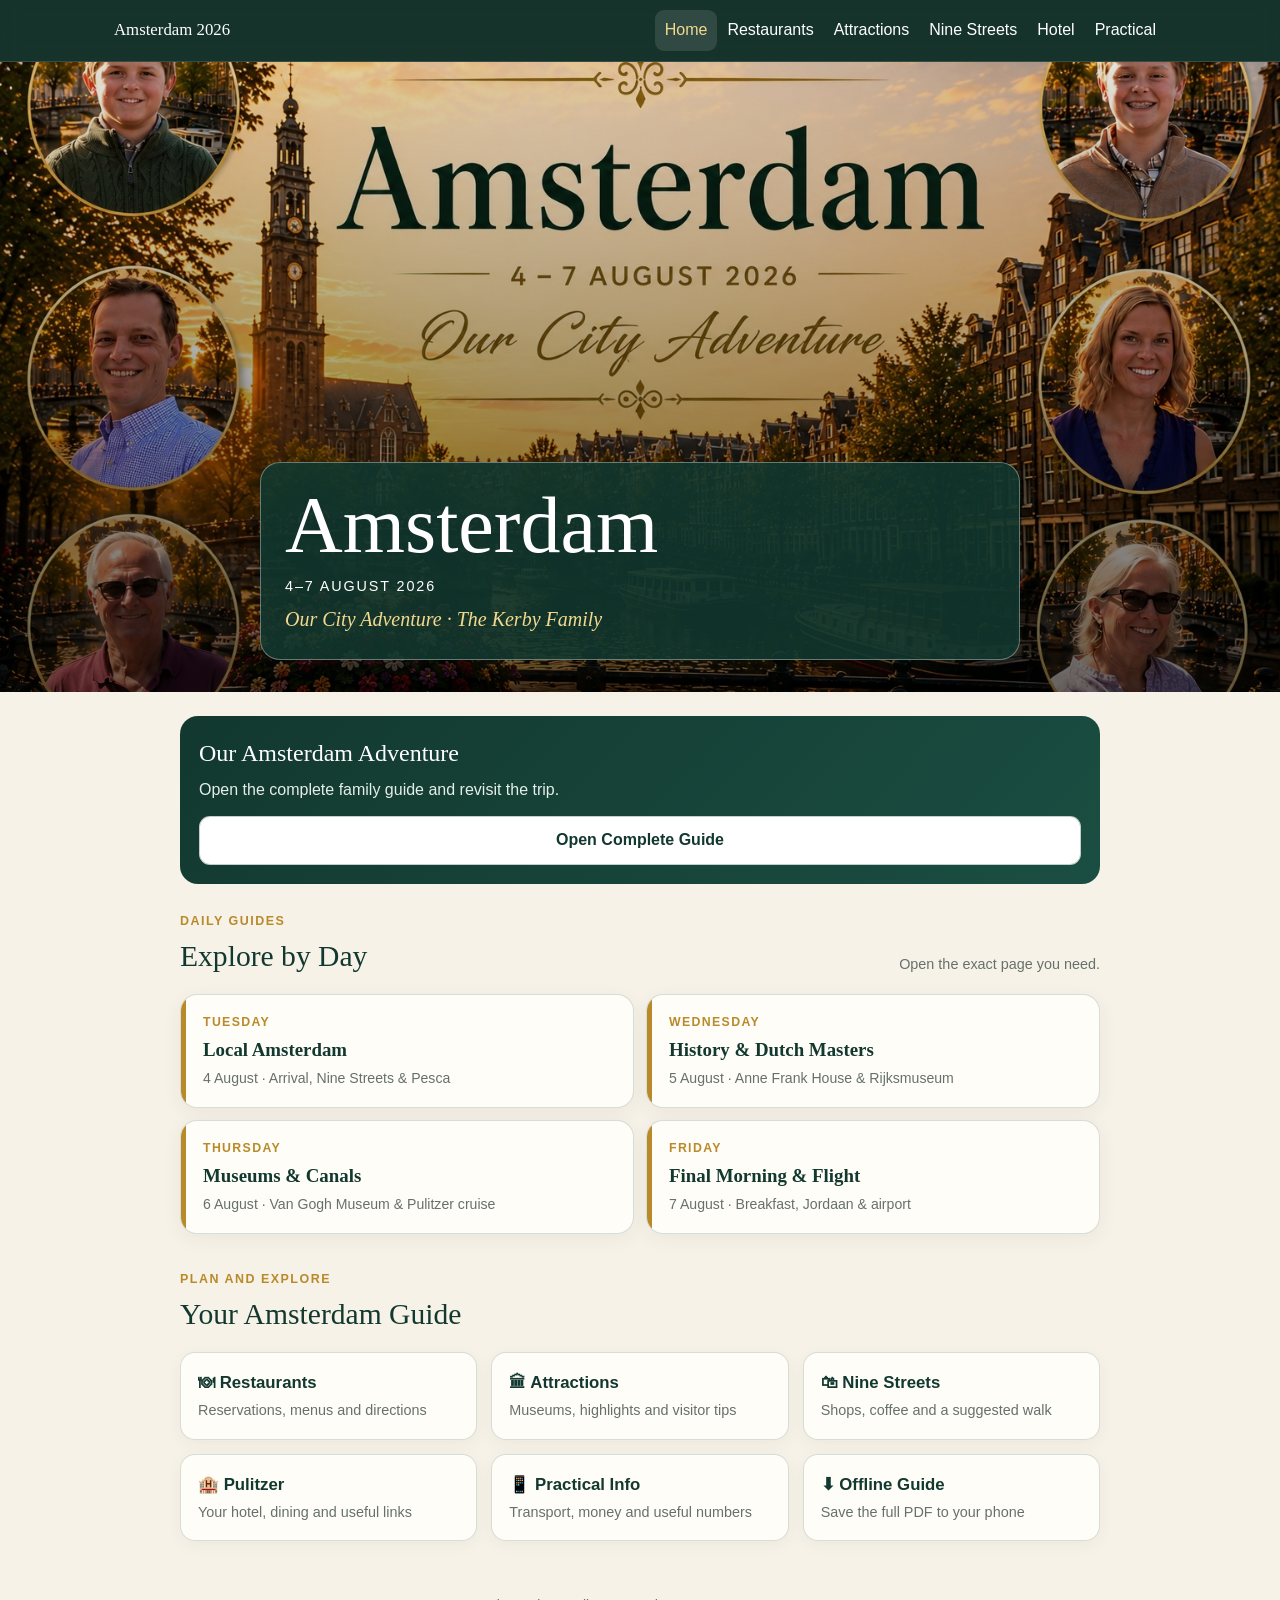
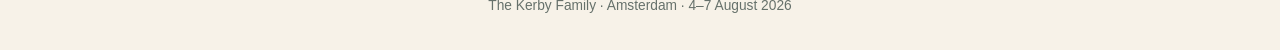
<file: index.html>
<!doctype html>
<html lang="en">
<head>
  <meta charset="utf-8">
  <meta name="viewport" content="width=device-width,initial-scale=1">
  <meta name="theme-color" content="#12382f">
  <title>Kerby Family Amsterdam Guide</title>
  <link rel="stylesheet" href="style-v5-1.css">
</head>
<body>
  <nav class="site-nav">
    <div class="nav-inner">
      <a class="brand" href="index.html">Amsterdam 2026</a>
      <button class="nav-toggle" aria-label="Open menu">☰</button>
      <div class="nav-links">
        <a class="active" href="index.html">Home</a>
        <a href="restaurants.html">Restaurants</a>
        <a href="attractions.html">Attractions</a>
        <a href="nine-streets.html">Nine Streets</a>
        <a href="hotel.html">Hotel</a>
        <a href="practical.html">Practical</a>
      </div>
    </div>
  </nav>

  <header class="hero">
    <div class="hero-card">
      <h1>Amsterdam</h1>
      <div class="dates">4–7 August 2026</div>
      <p class="subtitle">Our City Adventure · The Kerby Family</p>
    </div>
  </header>

  <main>
    <section class="today-box" data-today>
      <h2>Your Travel Companion</h2>
      <p>Everything for the trip in one place.</p>
      <a class="action" href="amsterdam-guide.pdf" target="_blank" rel="noopener">Open Complete Guide</a>
    </section>

    <section class="day-jump" aria-labelledby="day-heading">
      <div class="section-heading-row">
        <div>
          <p class="eyebrow home-eyebrow">Daily guides</p>
          <h2 id="day-heading" class="section-title compact">Explore by Day</h2>
        </div>
        <p class="section-note">Open the exact page you need.</p>
      </div>
      <div class="day-grid">
        <a class="day-card" href="tuesday-guide.pdf" target="_blank" rel="noopener">
          <span class="day-name">Tuesday</span>
          <strong>Local Amsterdam</strong>
          <span>4 August · Arrival, Nine Streets &amp; Pesca</span>
        </a>
        <a class="day-card" href="wednesday-guide.pdf" target="_blank" rel="noopener">
          <span class="day-name">Wednesday</span>
          <strong>History &amp; Dutch Masters</strong>
          <span>5 August · Anne Frank House &amp; Rijksmuseum</span>
        </a>
        <a class="day-card" href="thursday-guide.pdf" target="_blank" rel="noopener">
          <span class="day-name">Thursday</span>
          <strong>Museums &amp; Canals</strong>
          <span>6 August · Van Gogh Museum &amp; Pulitzer cruise</span>
        </a>
        <a class="day-card" href="friday-guide.pdf" target="_blank" rel="noopener">
          <span class="day-name">Friday</span>
          <strong>Final Morning &amp; Flight</strong>
          <span>7 August · Breakfast, Jordaan &amp; airport</span>
        </a>
      </div>
    </section>

    <section aria-labelledby="explore-heading">
      <div class="section-heading-row">
        <div>
          <p class="eyebrow home-eyebrow">Plan and explore</p>
          <h2 id="explore-heading" class="section-title compact">Your Amsterdam Guide</h2>
        </div>
      </div>
      <div class="quick-grid home-grid">
        <a class="quick" href="restaurants.html"><strong>🍽 Restaurants</strong><span>Reservations, menus and directions</span></a>
        <a class="quick" href="attractions.html"><strong>🏛 Attractions</strong><span>Museums, highlights and visitor tips</span></a>
        <a class="quick" href="nine-streets.html"><strong>🛍 Nine Streets</strong><span>Shops, coffee and a suggested walk</span></a>
        <a class="quick" href="hotel.html"><strong>🏨 Pulitzer</strong><span>Your hotel, dining and useful links</span></a>
        <a class="quick" href="practical.html"><strong>📱 Practical Info</strong><span>Transport, money and useful numbers</span></a>
        <a class="quick" href="amsterdam-guide.pdf" download><strong>⬇ Offline Guide</strong><span>Save the full PDF to your phone</span></a>
      </div>
    </section>
  </main>

  <footer class="footer">The Kerby Family · Amsterdam · 4–7 August 2026</footer>
  <script src="script.js"></script>
</body>
</html>
</file>
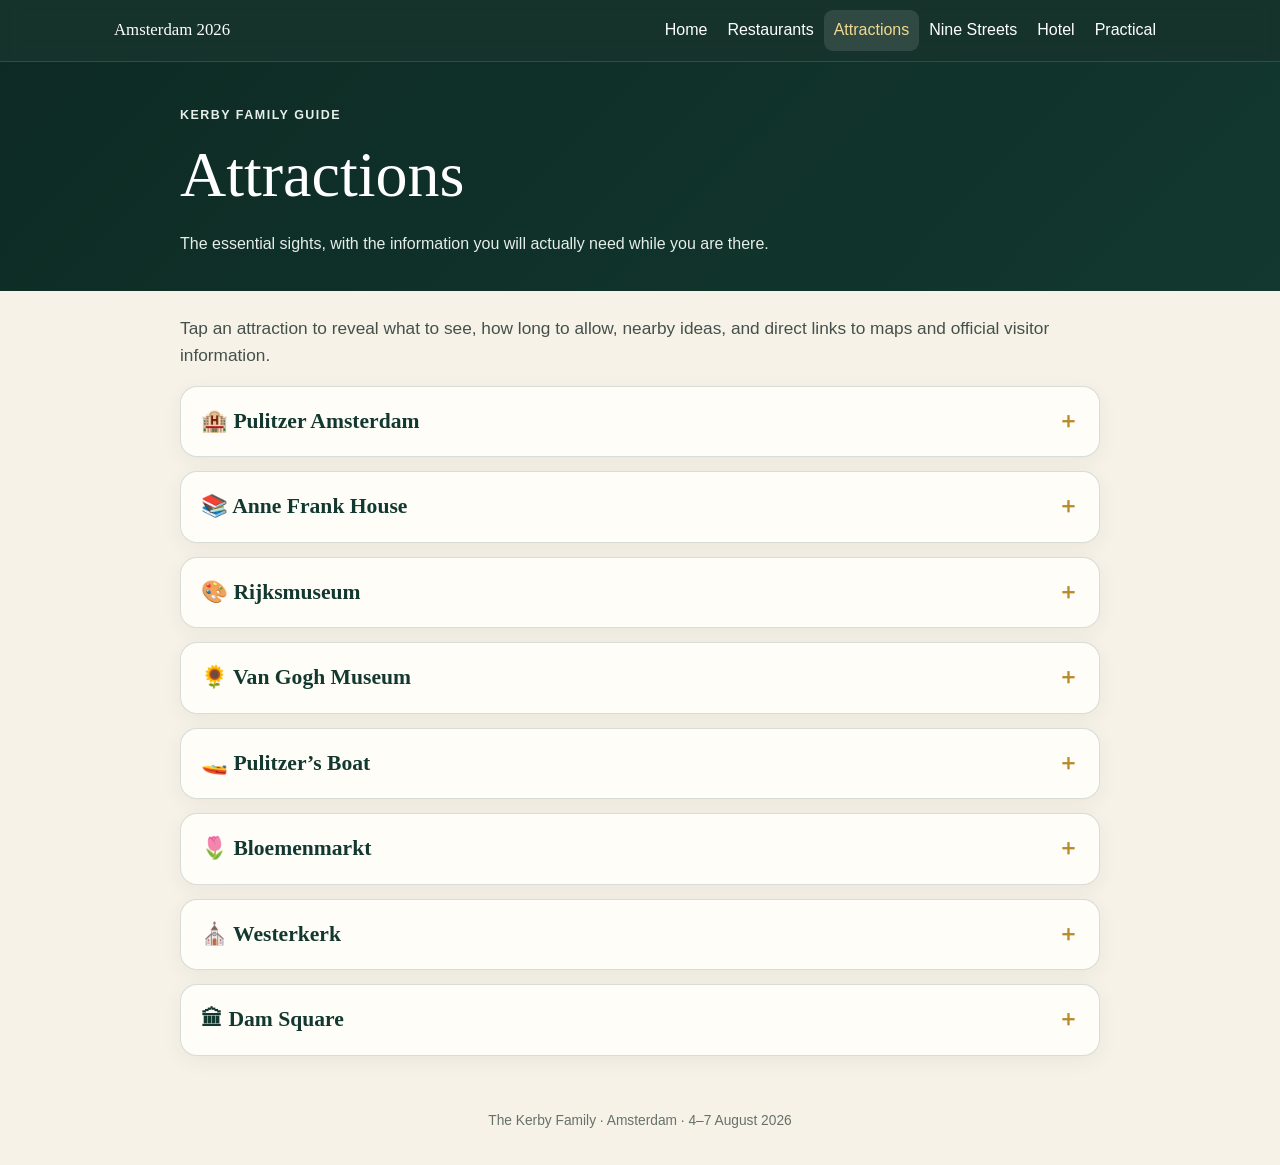
<file: attractions.html>
<!doctype html><html lang="en"><head><meta charset="utf-8"><meta name="viewport" content="width=device-width,initial-scale=1"><meta name="theme-color" content="#12382f"><title>Attractions · Amsterdam 2026</title><link rel="stylesheet" href="style-v5-1.css"></head><body><nav class="site-nav"><div class="nav-inner"><a class="brand" href="index.html">Amsterdam 2026</a><button class="nav-toggle" aria-label="Open menu">☰</button><div class="nav-links"><a class="" href="index.html">Home</a><a class="" href="restaurants.html">Restaurants</a><a class="active" href="attractions.html">Attractions</a><a class="" href="nine-streets.html">Nine Streets</a><a class="" href="hotel.html">Hotel</a><a class="" href="practical.html">Practical</a></div></div></nav><header class="page-head"><div class="inner"><p class="eyebrow">Kerby Family Guide</p><h1>Attractions</h1><p>The essential sights, with the information you will actually need while you are there.</p></div></header><main><p class="lead">Tap an attraction to reveal what to see, how long to allow, nearby ideas, and direct links to maps and official visitor information.</p><section class="accordion">
<details><summary>🏨 Pulitzer Amsterdam</summary><div class="detail-body"><p>A collection of 25 connected canal houses and your base in the heart of the Nine Streets.</p><div class="meta"><span class="pill">Visitor tip</span><span class="pill">Family-friendly planning</span></div><h3>Don’t miss</h3><ul class="highlights"><li>Historic canal-house interiors</li><li>Inner garden</li><li>Jansz., Pulitzer’s Bar and the hotel boat</li></ul><div class="tip"><strong>Kerby Family Tip:</strong> Your room is never far away—use the hotel as a natural rest stop between the Jordaan and the city centre.</div><p class="nearby"><strong>Nearby:</strong> Use the map button to see cafés, shops and the next stop around you.</p><div class="actions"><a class="action primary" target="_blank" rel="noopener" href="https://www.google.com/maps/search/?api=1&query=Pulitzer%20Amsterdam">Open in Maps</a><a class="action" target="_blank" rel="noopener" href="https://www.pulitzeramsterdam.com/">Hotel website</a><a class="action gold" href="amsterdam-guide.pdf" target="_blank">Trip itinerary</a></div></div></details><details><summary>📚 Anne Frank House</summary><div class="detail-body"><p>A deeply moving museum centred on the Secret Annex and Anne Frank’s life and writing.</p><div class="meta"><span class="pill">Visitor tip</span><span class="pill">Family-friendly planning</span></div><h3>Don’t miss</h3><ul class="highlights"><li>The Secret Annex</li><li>Anne’s original diary and writings</li><li>Otto Frank’s reflections</li></ul><div class="tip"><strong>Kerby Family Tip:</strong> Allow about 60–90 minutes. Expect steep stairs and no photography inside. Tickets are timed.</div><p class="nearby"><strong>Nearby:</strong> Use the map button to see cafés, shops and the next stop around you.</p><div class="actions"><a class="action primary" target="_blank" rel="noopener" href="https://www.google.com/maps/search/?api=1&query=Anne%20Frank%20House%20Amsterdam">Open in Maps</a><a class="action" target="_blank" rel="noopener" href="https://www.annefrank.org/en/museum/">Official visitor information</a><a class="action gold" href="amsterdam-guide.pdf" target="_blank">Trip itinerary</a></div></div></details><details><summary>🎨 Rijksmuseum</summary><div class="detail-body"><p>The Netherlands’ national museum, presenting Dutch art and history from the Middle Ages onward.</p><div class="meta"><span class="pill">Visitor tip</span><span class="pill">Family-friendly planning</span></div><h3>Don’t miss</h3><ul class="highlights"><li>The Night Watch</li><li>The Milkmaid</li><li>Gallery of Honour</li><li>Cuypers Library</li></ul><div class="tip"><strong>Kerby Family Tip:</strong> Allow 2–3 hours. Start with the Gallery of Honour, then choose a few rooms rather than trying to see everything.</div><p class="nearby"><strong>Nearby:</strong> Use the map button to see cafés, shops and the next stop around you.</p><div class="actions"><a class="action primary" target="_blank" rel="noopener" href="https://www.google.com/maps/search/?api=1&query=Rijksmuseum%20Amsterdam">Open in Maps</a><a class="action" target="_blank" rel="noopener" href="https://www.rijksmuseum.nl/en">Official museum website</a><a class="action gold" href="amsterdam-guide.pdf" target="_blank">Trip itinerary</a></div></div></details><details><summary>🌻 Van Gogh Museum</summary><div class="detail-body"><p>The world’s largest collection of works by Vincent van Gogh, arranged around his life and development.</p><div class="meta"><span class="pill">Visitor tip</span><span class="pill">Family-friendly planning</span></div><h3>Don’t miss</h3><ul class="highlights"><li>Sunflowers</li><li>Almond Blossom</li><li>The Bedroom</li><li>Self-portraits and letters</li></ul><div class="tip"><strong>Kerby Family Tip:</strong> Allow 90–120 minutes. Timed entry is essential; the museum shop is particularly good.</div><p class="nearby"><strong>Nearby:</strong> Use the map button to see cafés, shops and the next stop around you.</p><div class="actions"><a class="action primary" target="_blank" rel="noopener" href="https://www.google.com/maps/search/?api=1&query=Van%20Gogh%20Museum%20Amsterdam">Open in Maps</a><a class="action" target="_blank" rel="noopener" href="https://www.vangoghmuseum.nl/en">Official museum website</a><a class="action gold" href="amsterdam-guide.pdf" target="_blank">Trip itinerary</a></div></div></details><details><summary>🚤 Pulitzer’s Boat</summary><div class="detail-body"><p>A classic canal cruise departing from the hotel’s own dock aboard a beautifully restored salon boat.</p><div class="meta"><span class="pill">Visitor tip</span><span class="pill">Family-friendly planning</span></div><h3>Don’t miss</h3><ul class="highlights"><li>Canal-ring architecture</li><li>A relaxed view of the city from the water</li><li>Small-scale hotel departure</li></ul><div class="tip"><strong>Kerby Family Tip:</strong> Arrive at the hotel dock about 15 minutes early and bring a light layer even in summer.</div><p class="nearby"><strong>Nearby:</strong> Use the map button to see cafés, shops and the next stop around you.</p><div class="actions"><a class="action primary" target="_blank" rel="noopener" href="https://www.google.com/maps/search/?api=1&query=Pulitzer%20Amsterdam%20boat">Open in Maps</a><a class="action" target="_blank" rel="noopener" href="https://www.pulitzeramsterdam.com/en/pulitzers-boat/">Cruise information</a><a class="action gold" href="amsterdam-guide.pdf" target="_blank">Trip itinerary</a></div></div></details><details><summary>🌷 Bloemenmarkt</summary><div class="detail-body"><p>A famous stretch of flower and souvenir stalls along the Singel.</p><div class="meta"><span class="pill">Visitor tip</span><span class="pill">Family-friendly planning</span></div><h3>Don’t miss</h3><ul class="highlights"><li>Tulip displays</li><li>Munt Tower nearby</li><li>Canal views</li></ul><div class="tip"><strong>Kerby Family Tip:</strong> Enjoy it as a short pass-through rather than a major destination. Check US import rules before buying bulbs.</div><p class="nearby"><strong>Nearby:</strong> Use the map button to see cafés, shops and the next stop around you.</p><div class="actions"><a class="action primary" target="_blank" rel="noopener" href="https://www.google.com/maps/search/?api=1&query=Bloemenmarkt%20Amsterdam">Open in Maps</a><a class="action" target="_blank" rel="noopener" href="https://www.iamsterdam.com/en/see-and-do/shopping-and-markets/markets/bloemenmarkt">Visitor information</a><a class="action gold" href="amsterdam-guide.pdf" target="_blank">Trip itinerary</a></div></div></details><details><summary>⛪ Westerkerk</summary><div class="detail-body"><p>A landmark church beside the Anne Frank House, with the Westertoren rising above the Jordaan.</p><div class="meta"><span class="pill">Visitor tip</span><span class="pill">Family-friendly planning</span></div><h3>Don’t miss</h3><ul class="highlights"><li>Renaissance architecture</li><li>The carillon</li><li>The Anne Frank statue nearby</li></ul><div class="tip"><strong>Kerby Family Tip:</strong> A natural addition before or after the Anne Frank House. Tower access and church hours can vary.</div><p class="nearby"><strong>Nearby:</strong> Use the map button to see cafés, shops and the next stop around you.</p><div class="actions"><a class="action primary" target="_blank" rel="noopener" href="https://www.google.com/maps/search/?api=1&query=Westerkerk%20Amsterdam">Open in Maps</a><a class="action" target="_blank" rel="noopener" href="https://www.westerkerk.nl/english">Official website</a><a class="action gold" href="amsterdam-guide.pdf" target="_blank">Trip itinerary</a></div></div></details><details><summary>🏛 Dam Square</summary><div class="detail-body"><p>The historic civic centre of Amsterdam, surrounded by major landmarks and busy shopping streets.</p><div class="meta"><span class="pill">Visitor tip</span><span class="pill">Family-friendly planning</span></div><h3>Don’t miss</h3><ul class="highlights"><li>Royal Palace Amsterdam</li><li>Nieuwe Kerk</li><li>National Monument</li></ul><div class="tip"><strong>Kerby Family Tip:</strong> Best treated as a short orientation stop; the quieter canals nearby are more atmospheric.</div><p class="nearby"><strong>Nearby:</strong> Use the map button to see cafés, shops and the next stop around you.</p><div class="actions"><a class="action primary" target="_blank" rel="noopener" href="https://www.google.com/maps/search/?api=1&query=Dam%20Square%20Amsterdam">Open in Maps</a><a class="action" target="_blank" rel="noopener" href="https://www.iamsterdam.com/en/explore/neighbourhoods/centrum/dam-square">Area information</a><a class="action gold" href="amsterdam-guide.pdf" target="_blank">Trip itinerary</a></div></div></details></section></main><footer class="footer">The Kerby Family · Amsterdam · 4–7 August 2026</footer><script src="script.js"></script></body></html>
</file>
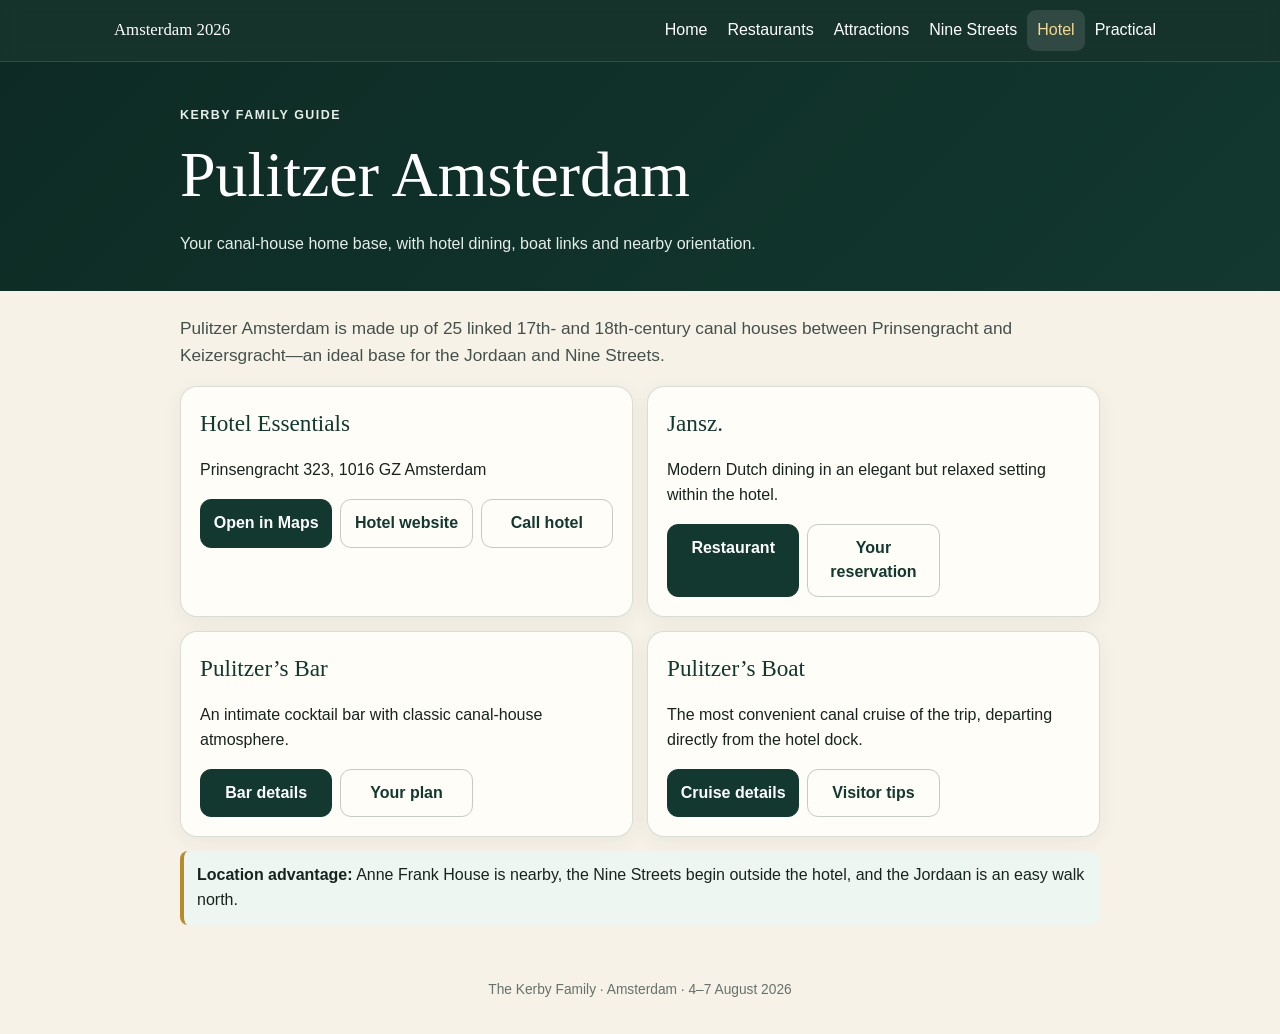
<file: hotel.html>
<!doctype html><html lang="en"><head><meta charset="utf-8"><meta name="viewport" content="width=device-width,initial-scale=1"><meta name="theme-color" content="#12382f"><title>Pulitzer Amsterdam · Amsterdam 2026</title><link rel="stylesheet" href="style-v5-1.css"></head><body><nav class="site-nav"><div class="nav-inner"><a class="brand" href="index.html">Amsterdam 2026</a><button class="nav-toggle" aria-label="Open menu">☰</button><div class="nav-links"><a class="" href="index.html">Home</a><a class="" href="restaurants.html">Restaurants</a><a class="" href="attractions.html">Attractions</a><a class="" href="nine-streets.html">Nine Streets</a><a class="active" href="hotel.html">Hotel</a><a class="" href="practical.html">Practical</a></div></div></nav><header class="page-head"><div class="inner"><p class="eyebrow">Kerby Family Guide</p><h1>Pulitzer Amsterdam</h1><p>Your canal-house home base, with hotel dining, boat links and nearby orientation.</p></div></header><main><p class="lead">Pulitzer Amsterdam is made up of 25 linked 17th- and 18th-century canal houses between Prinsengracht and Keizersgracht—an ideal base for the Jordaan and Nine Streets.</p><section class="card-grid"><div class="card"><h3>Hotel Essentials</h3><p>Prinsengracht 323, 1016 GZ Amsterdam</p><div class="actions"><a class="action primary" href="https://www.google.com/maps/search/?api=1&query=Pulitzer%20Amsterdam" target="_blank">Open in Maps</a><a class="action" href="https://www.pulitzeramsterdam.com/" target="_blank">Hotel website</a><a class="action" href="tel:+31205235235">Call hotel</a></div></div><div class="card"><h3>Jansz.</h3><p>Modern Dutch dining in an elegant but relaxed setting within the hotel.</p><div class="actions"><a class="action primary" href="https://www.pulitzeramsterdam.com/en/eat-drink/jansz/" target="_blank">Restaurant</a><a class="action" href="restaurants.html">Your reservation</a></div></div><div class="card"><h3>Pulitzer’s Bar</h3><p>An intimate cocktail bar with classic canal-house atmosphere.</p><div class="actions"><a class="action primary" href="https://www.pulitzeramsterdam.com/en/eat-drink/pulitzers-bar/" target="_blank">Bar details</a><a class="action" href="restaurants.html">Your plan</a></div></div><div class="card"><h3>Pulitzer’s Boat</h3><p>The most convenient canal cruise of the trip, departing directly from the hotel dock.</p><div class="actions"><a class="action primary" href="https://www.pulitzeramsterdam.com/en/pulitzers-boat/" target="_blank">Cruise details</a><a class="action" href="attractions.html">Visitor tips</a></div></div></section><div class="tip"><strong>Location advantage:</strong> Anne Frank House is nearby, the Nine Streets begin outside the hotel, and the Jordaan is an easy walk north.</div></main><footer class="footer">The Kerby Family · Amsterdam · 4–7 August 2026</footer><script src="script.js"></script></body></html>
</file>
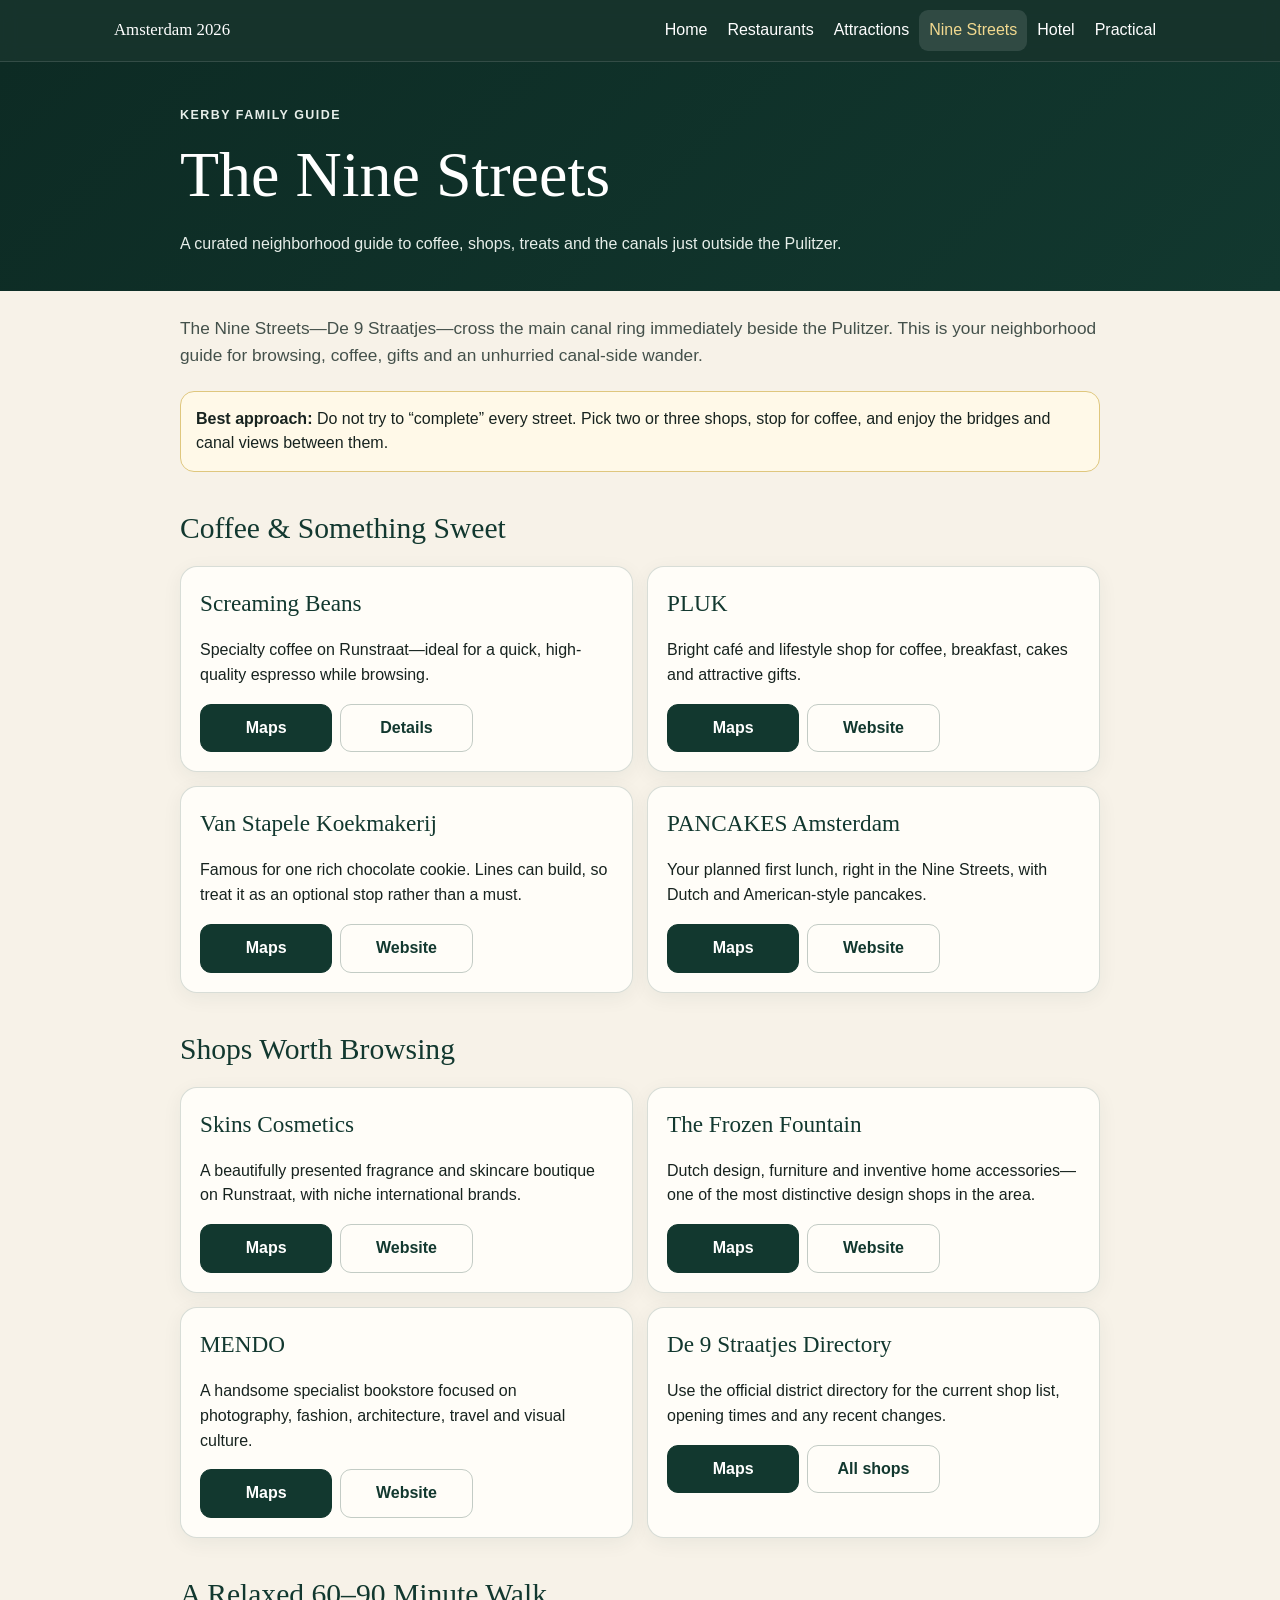
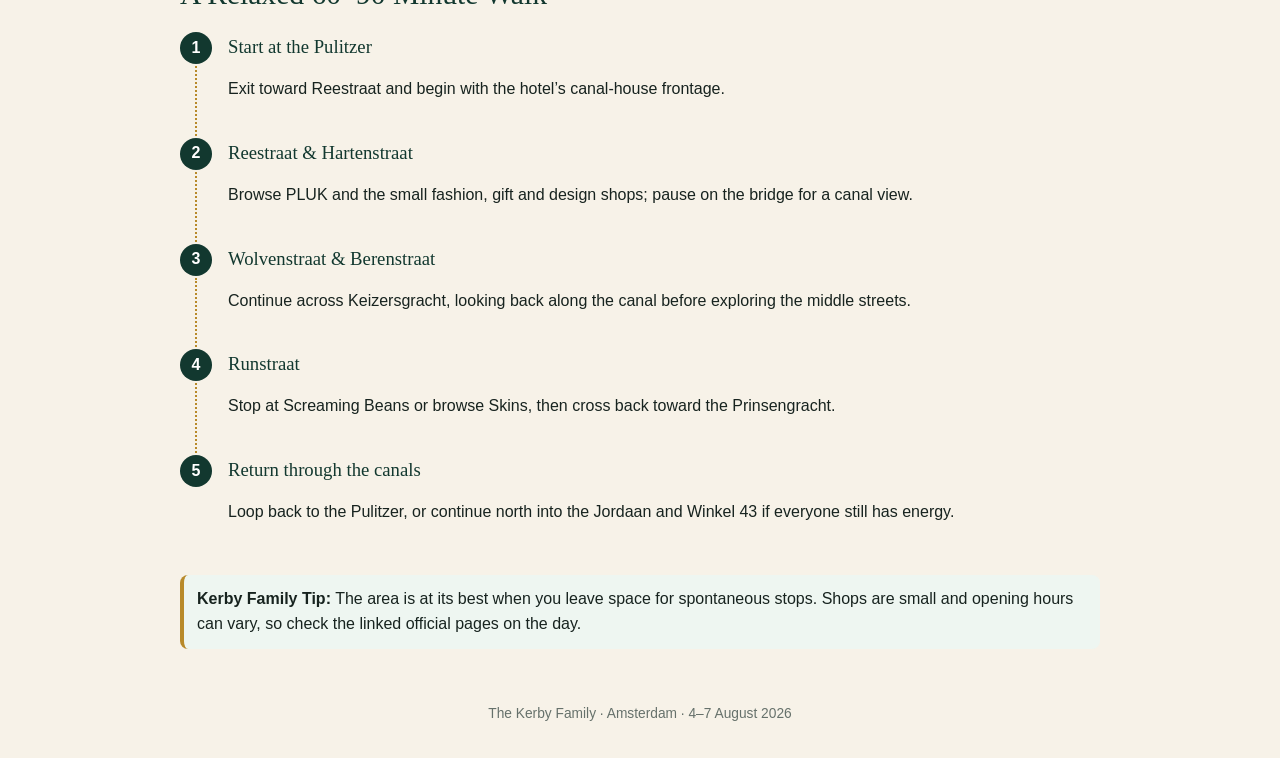
<file: nine-streets.html>
<!doctype html><html lang="en"><head><meta charset="utf-8"><meta name="viewport" content="width=device-width,initial-scale=1"><meta name="theme-color" content="#12382f"><title>The Nine Streets · Amsterdam 2026</title><link rel="stylesheet" href="style-v5-1.css"></head><body><nav class="site-nav"><div class="nav-inner"><a class="brand" href="index.html">Amsterdam 2026</a><button class="nav-toggle" aria-label="Open menu">☰</button><div class="nav-links"><a class="" href="index.html">Home</a><a class="" href="restaurants.html">Restaurants</a><a class="" href="attractions.html">Attractions</a><a class="active" href="nine-streets.html">Nine Streets</a><a class="" href="hotel.html">Hotel</a><a class="" href="practical.html">Practical</a></div></div></nav><header class="page-head"><div class="inner"><p class="eyebrow">Kerby Family Guide</p><h1>The Nine Streets</h1><p>A curated neighborhood guide to coffee, shops, treats and the canals just outside the Pulitzer.</p></div></header><main><p class="lead">The Nine Streets—De 9 Straatjes—cross the main canal ring immediately beside the Pulitzer. This is your neighborhood guide for browsing, coffee, gifts and an unhurried canal-side wander.</p>
<div class="callout"><strong>Best approach:</strong> Do not try to “complete” every street. Pick two or three shops, stop for coffee, and enjoy the bridges and canal views between them.</div>
<h2 class="section-title">Coffee & Something Sweet</h2><section class="card-grid">
<div class="card"><h3>Screaming Beans</h3><p>Specialty coffee on Runstraat—ideal for a quick, high-quality espresso while browsing.</p><div class="actions"><a class="action primary" href="https://www.google.com/maps/search/?api=1&query=Screaming%20Beans%20Runstraat%20Amsterdam" target="_blank">Maps</a><a class="action" href="https://de9straatjes.nl/en/shop/screaming-beans-coffee-roasters" target="_blank">Details</a></div></div>
<div class="card"><h3>PLUK</h3><p>Bright café and lifestyle shop for coffee, breakfast, cakes and attractive gifts.</p><div class="actions"><a class="action primary" href="https://www.google.com/maps/search/?api=1&query=PLUK%20Reestraat%20Amsterdam" target="_blank">Maps</a><a class="action" href="https://pluk-amsterdam.com/" target="_blank">Website</a></div></div>
<div class="card"><h3>Van Stapele Koekmakerij</h3><p>Famous for one rich chocolate cookie. Lines can build, so treat it as an optional stop rather than a must.</p><div class="actions"><a class="action primary" href="https://www.google.com/maps/search/?api=1&query=Van%20Stapele%20Koekmakerij%20Amsterdam" target="_blank">Maps</a><a class="action" href="https://vanstapele.com/en" target="_blank">Website</a></div></div>
<div class="card"><h3>PANCAKES Amsterdam</h3><p>Your planned first lunch, right in the Nine Streets, with Dutch and American-style pancakes.</p><div class="actions"><a class="action primary" href="https://www.google.com/maps/search/?api=1&query=PANCAKES%20Amsterdam%20Negen%20Straatjes" target="_blank">Maps</a><a class="action" href="https://pancakes.amsterdam/locations/pancakes-amsterdam-negen-straatjes/" target="_blank">Website</a></div></div></section>
<h2 class="section-title">Shops Worth Browsing</h2><section class="card-grid">
<div class="card"><h3>Skins Cosmetics</h3><p>A beautifully presented fragrance and skincare boutique on Runstraat, with niche international brands.</p><div class="actions"><a class="action primary" href="https://www.google.com/maps/search/?api=1&query=Skins%20Boutique%20Runstraat%2011%20Amsterdam" target="_blank">Maps</a><a class="action" href="https://www.skins.nl/boutiques/Skins-Boutique-Amsterdam-Negen-Straatjes" target="_blank">Website</a></div></div>
<div class="card"><h3>The Frozen Fountain</h3><p>Dutch design, furniture and inventive home accessories—one of the most distinctive design shops in the area.</p><div class="actions"><a class="action primary" href="https://www.google.com/maps/search/?api=1&query=The%20Frozen%20Fountain%20Amsterdam" target="_blank">Maps</a><a class="action" href="https://frozenfountain.nl/" target="_blank">Website</a></div></div>
<div class="card"><h3>MENDO</h3><p>A handsome specialist bookstore focused on photography, fashion, architecture, travel and visual culture.</p><div class="actions"><a class="action primary" href="https://www.google.com/maps/search/?api=1&query=MENDO%20Amsterdam" target="_blank">Maps</a><a class="action" href="https://www.mendo.nl/" target="_blank">Website</a></div></div>
<div class="card"><h3>De 9 Straatjes Directory</h3><p>Use the official district directory for the current shop list, opening times and any recent changes.</p><div class="actions"><a class="action primary" href="https://www.google.com/maps/search/?api=1&query=De%209%20Straatjes%20Amsterdam" target="_blank">Maps</a><a class="action" href="https://de9straatjes.nl/en/shops" target="_blank">All shops</a></div></div></section>
<h2 class="section-title">A Relaxed 60–90 Minute Walk</h2><section class="route">
<div class="route-step"><h3>Start at the Pulitzer</h3><p>Exit toward Reestraat and begin with the hotel’s canal-house frontage.</p></div><div class="route-step"><h3>Reestraat & Hartenstraat</h3><p>Browse PLUK and the small fashion, gift and design shops; pause on the bridge for a canal view.</p></div><div class="route-step"><h3>Wolvenstraat & Berenstraat</h3><p>Continue across Keizersgracht, looking back along the canal before exploring the middle streets.</p></div><div class="route-step"><h3>Runstraat</h3><p>Stop at Screaming Beans or browse Skins, then cross back toward the Prinsengracht.</p></div><div class="route-step"><h3>Return through the canals</h3><p>Loop back to the Pulitzer, or continue north into the Jordaan and Winkel 43 if everyone still has energy.</p></div></section>
<div class="tip"><strong>Kerby Family Tip:</strong> The area is at its best when you leave space for spontaneous stops. Shops are small and opening hours can vary, so check the linked official pages on the day.</div></main><footer class="footer">The Kerby Family · Amsterdam · 4–7 August 2026</footer><script src="script.js"></script></body></html>
</file>
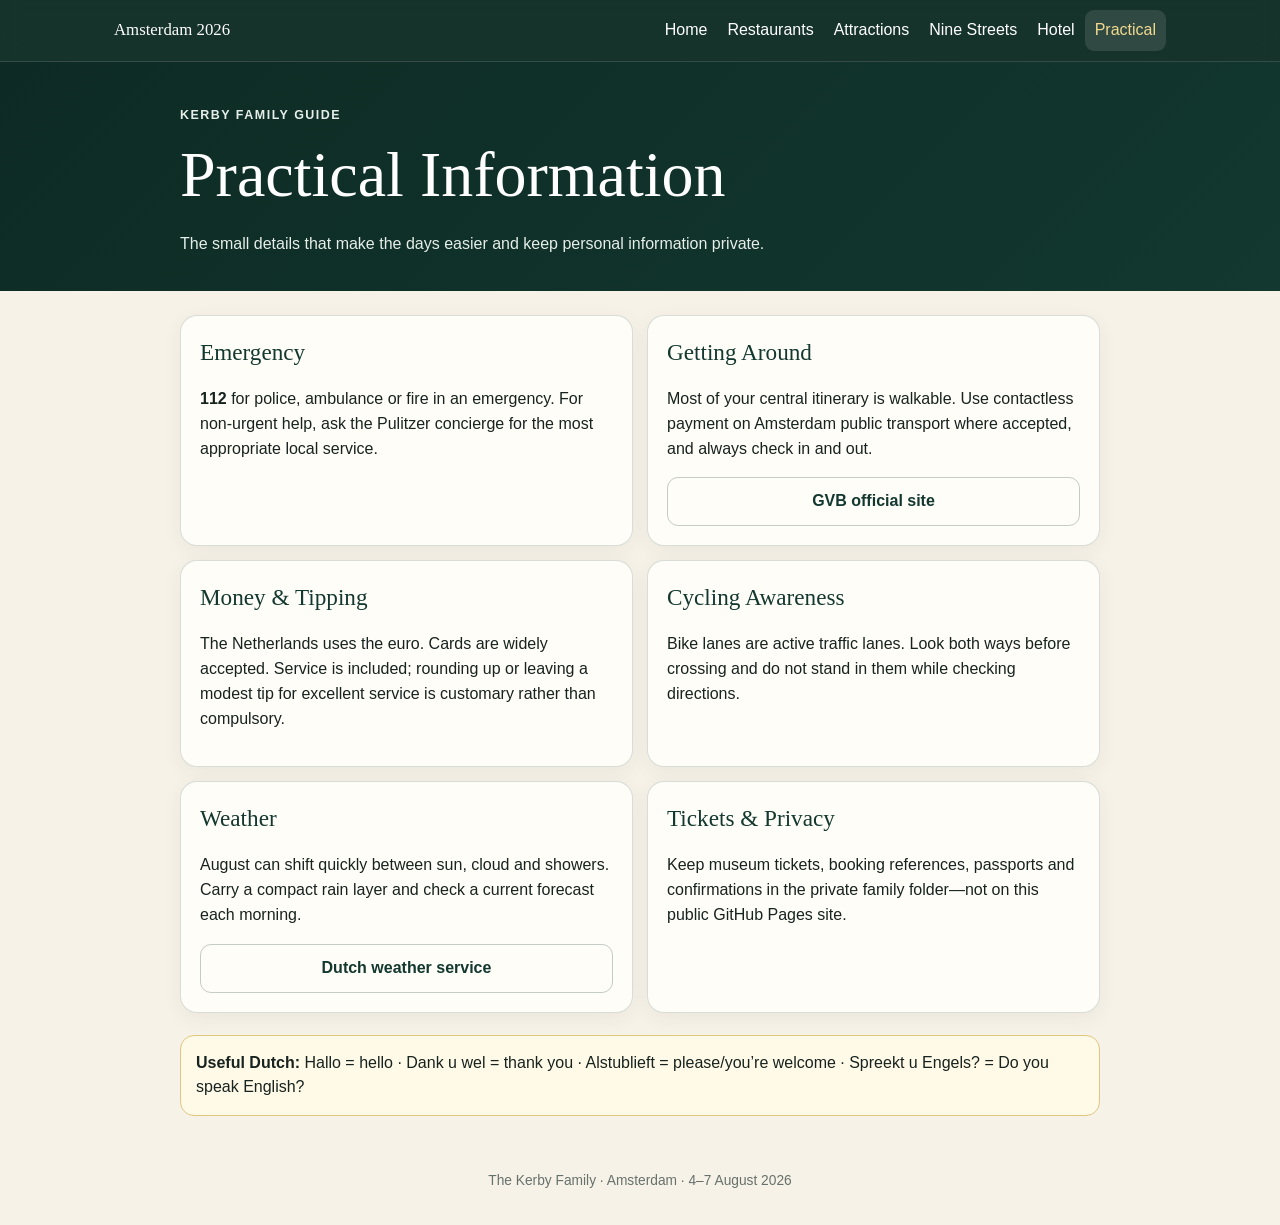
<file: practical.html>
<!doctype html><html lang="en"><head><meta charset="utf-8"><meta name="viewport" content="width=device-width,initial-scale=1"><meta name="theme-color" content="#12382f"><title>Practical Information · Amsterdam 2026</title><link rel="stylesheet" href="style-v5-1.css"></head><body><nav class="site-nav"><div class="nav-inner"><a class="brand" href="index.html">Amsterdam 2026</a><button class="nav-toggle" aria-label="Open menu">☰</button><div class="nav-links"><a class="" href="index.html">Home</a><a class="" href="restaurants.html">Restaurants</a><a class="" href="attractions.html">Attractions</a><a class="" href="nine-streets.html">Nine Streets</a><a class="" href="hotel.html">Hotel</a><a class="active" href="practical.html">Practical</a></div></div></nav><header class="page-head"><div class="inner"><p class="eyebrow">Kerby Family Guide</p><h1>Practical Information</h1><p>The small details that make the days easier and keep personal information private.</p></div></header><main><section class="card-grid"><div class="card"><h3>Emergency</h3><p><strong>112</strong> for police, ambulance or fire in an emergency. For non-urgent help, ask the Pulitzer concierge for the most appropriate local service.</p></div><div class="card"><h3>Getting Around</h3><p>Most of your central itinerary is walkable. Use contactless payment on Amsterdam public transport where accepted, and always check in and out.</p><a class="action" href="https://www.gvb.nl/en" target="_blank">GVB official site</a></div><div class="card"><h3>Money & Tipping</h3><p>The Netherlands uses the euro. Cards are widely accepted. Service is included; rounding up or leaving a modest tip for excellent service is customary rather than compulsory.</p></div><div class="card"><h3>Cycling Awareness</h3><p>Bike lanes are active traffic lanes. Look both ways before crossing and do not stand in them while checking directions.</p></div><div class="card"><h3>Weather</h3><p>August can shift quickly between sun, cloud and showers. Carry a compact rain layer and check a current forecast each morning.</p><a class="action" href="https://www.knmi.nl/nederland-nu/weer/verwachtingen" target="_blank">Dutch weather service</a></div><div class="card"><h3>Tickets & Privacy</h3><p>Keep museum tickets, booking references, passports and confirmations in the private family folder—not on this public GitHub Pages site.</p></div></section><div class="callout"><strong>Useful Dutch:</strong> Hallo = hello · Dank u wel = thank you · Alstublieft = please/you’re welcome · Spreekt u Engels? = Do you speak English?</div></main><footer class="footer">The Kerby Family · Amsterdam · 4–7 August 2026</footer><script src="script.js"></script></body></html>
</file>
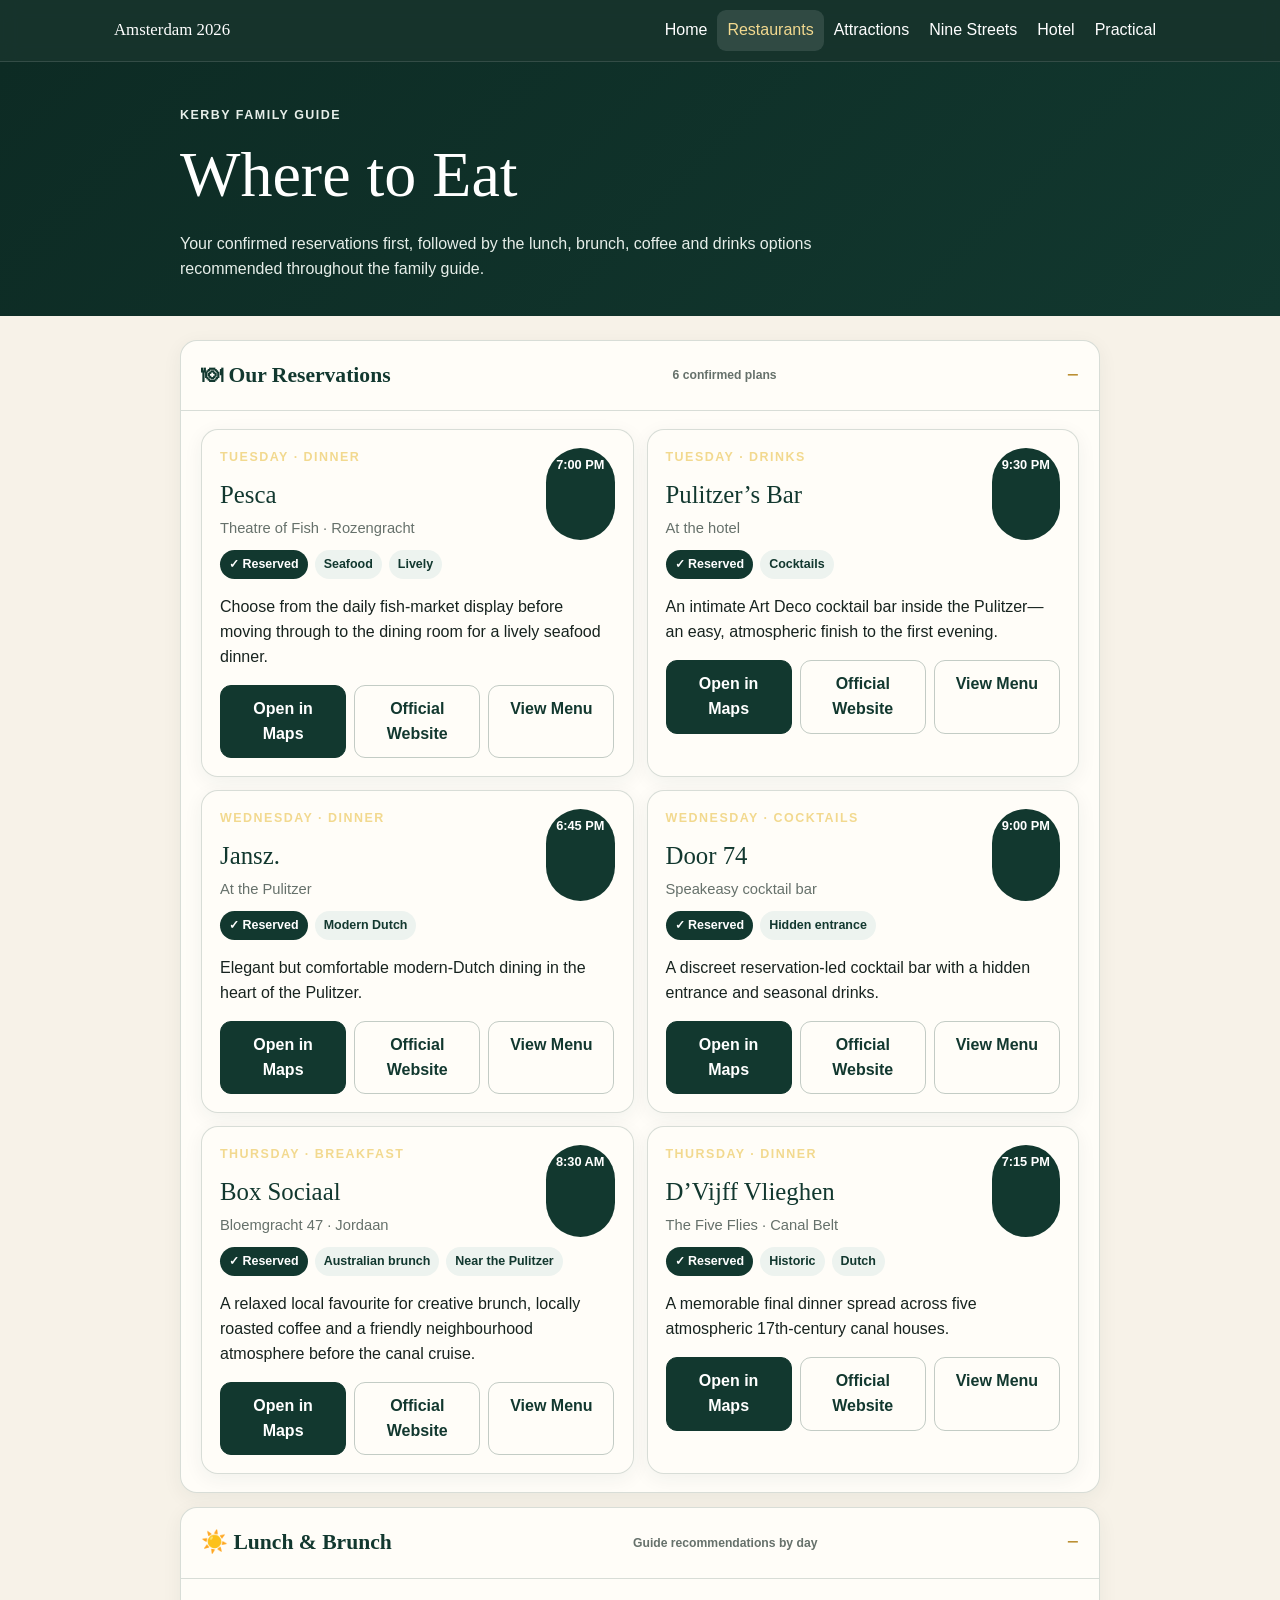
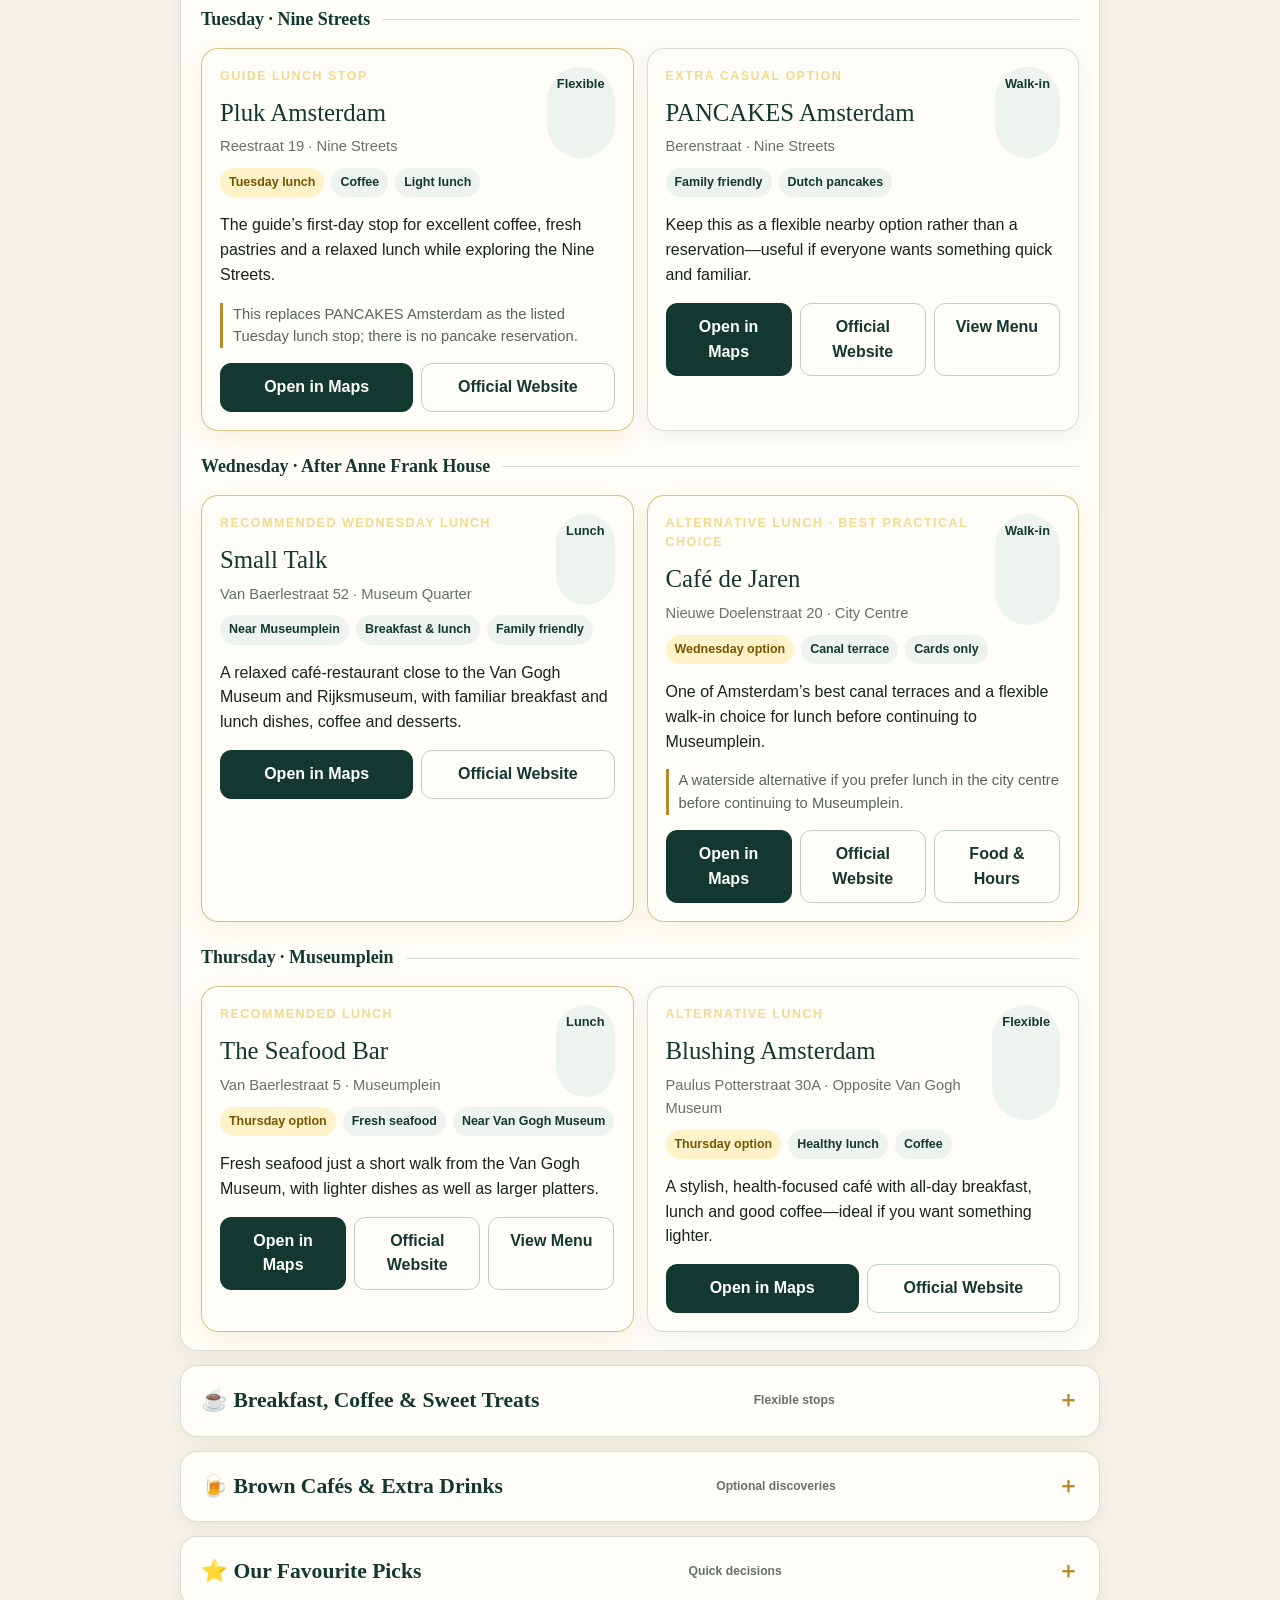
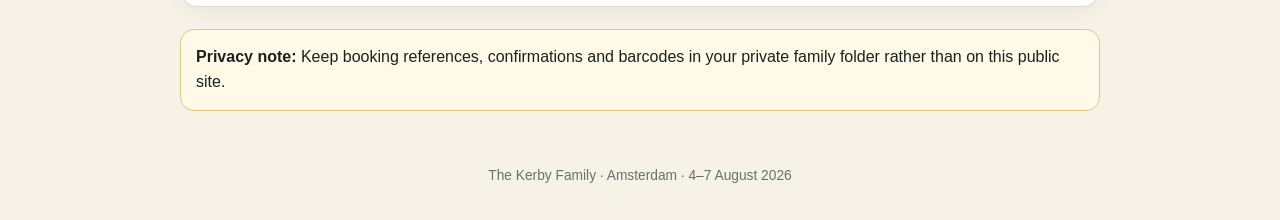
<file: restaurants.html>
<!-- Kerby Amsterdam Restaurant Preview v6 | self-contained -->
<!doctype html>
<html lang="en">
<head>
  <meta charset="utf-8">
  <meta name="viewport" content="width=device-width,initial-scale=1">
  <meta name="theme-color" content="#12382f">
  <title>Where to Eat · Amsterdam 2026</title>
  <style>

:root{--green:#12382f;--green2:#0d2b24;--gold:#b88a2a;--cream:#f7f2e8;--paper:#fffdf8;--ink:#17231f;--muted:#66716b;--line:rgba(18,56,47,.16);--shadow:0 10px 30px rgba(18,56,47,.10)}
*{box-sizing:border-box}html{scroll-behavior:smooth}body{margin:0;font-family:-apple-system,BlinkMacSystemFont,"Segoe UI",Arial,sans-serif;background:var(--cream);color:var(--ink);line-height:1.55}a{color:inherit}.site-nav{position:sticky;top:0;z-index:50;background:rgba(13,43,36,.96);backdrop-filter:blur(10px);border-bottom:1px solid rgba(255,255,255,.12)}.nav-inner{width:min(1080px,100%);margin:auto;display:flex;align-items:center;gap:12px;padding:10px 14px}.brand{font-family:Georgia,serif;color:#fff;text-decoration:none;font-size:1.05rem;white-space:nowrap}.nav-toggle{margin-left:auto;background:none;border:1px solid rgba(255,255,255,.35);color:#fff;border-radius:9px;padding:7px 10px;font-size:1rem}.nav-links{display:none;position:absolute;left:0;right:0;top:52px;background:var(--green2);padding:10px 14px 16px}.nav-links.open{display:grid;gap:4px}.nav-links a{color:#fff;text-decoration:none;padding:10px 12px;border-radius:9px}.nav-links a:hover,.nav-links a.active{background:rgba(255,255,255,.11);color:#f2d98f}
.hero{min-height:58vh;background:linear-gradient(to bottom,rgba(0,0,0,.10),rgba(0,0,0,.58)),url('cover.jpg') center/cover no-repeat;display:flex;align-items:flex-end;padding:32px 18px}.hero-card{width:min(760px,100%);margin:0 auto;background:rgba(18,56,47,.88);color:#fff;border:1px solid rgba(255,255,255,.35);border-radius:20px;padding:24px;box-shadow:var(--shadow)}h1,h2,h3{font-family:Georgia,"Times New Roman",serif;color:var(--green);font-weight:500}.hero h1{color:#fff;font-size:clamp(2.6rem,10vw,5rem);line-height:.95;margin:0}.hero .dates{letter-spacing:.13em;text-transform:uppercase;margin-top:12px;font-size:.9rem}.hero .subtitle{color:#f2d98f;font-family:Georgia,serif;font-style:italic;font-size:1.25rem;margin:6px 0 0}.page-head{background:linear-gradient(135deg,var(--green2),var(--green));color:#fff;padding:44px 18px 34px}.page-head .inner{width:min(920px,100%);margin:auto}.page-head h1{color:#fff;font-size:clamp(2.3rem,7vw,4rem);margin:0 0 8px}.page-head p{margin:0;color:#e6eee9;max-width:720px}.eyebrow{color:#f2d98f;text-transform:uppercase;letter-spacing:.12em;font-size:.78rem;font-weight:750;margin:0 0 8px}
main{width:min(920px,calc(100% - 28px));margin:24px auto 54px}.lead{font-size:1.08rem;color:#44514b}.quick-grid,.card-grid{display:grid;gap:14px}.quick-grid{margin:20px 0 28px}.quick{background:var(--paper);border:1px solid var(--line);border-radius:15px;padding:17px;text-decoration:none;box-shadow:0 4px 16px rgba(18,56,47,.05)}.quick strong{display:block;color:var(--green);font-size:1.05rem}.quick span{display:block;color:var(--muted);font-size:.9rem;margin-top:3px}.section-title{margin:34px 0 14px;font-size:1.85rem}.card,.venue,details{background:var(--paper);border:1px solid var(--line);border-radius:17px;box-shadow:0 5px 20px rgba(18,56,47,.06)}.card{padding:19px}.card h3{margin:0 0 7px;font-size:1.45rem}.meta{display:flex;flex-wrap:wrap;gap:7px;margin:10px 0}.pill{background:#edf3ef;color:var(--green);border-radius:999px;padding:5px 9px;font-size:.78rem;font-weight:700}.actions{display:grid;grid-template-columns:1fr;gap:8px;margin-top:15px}.action{display:block;text-align:center;text-decoration:none;color:var(--green);border:1px solid rgba(18,56,47,.25);border-radius:11px;padding:11px 12px;font-weight:700}.action.primary{background:var(--green);color:#fff;border-color:var(--green)}.action.gold{background:#fff9e8;border-color:#dfc77e}.tip{margin-top:14px;background:#eef6f1;border-left:4px solid var(--gold);padding:12px 13px;border-radius:8px}.nearby{margin-top:12px;color:#526059;font-size:.94rem}.venue{padding:18px;margin-bottom:14px}.venue-top{display:flex;justify-content:space-between;gap:12px}.venue h2{margin:0;font-size:1.55rem}.time{flex:0 0 auto;background:var(--green);color:#fff;border-radius:999px;padding:7px 10px;font-size:.8rem;font-weight:700}.subtitle2{color:var(--muted);font-size:.92rem;margin:3px 0 0}.note{border-left:3px solid var(--gold);padding-left:10px;color:#58645e;font-size:.92rem}.accordion details{margin:14px 0;padding:0;overflow:hidden}.accordion summary{cursor:pointer;list-style:none;padding:18px 20px;font-family:Georgia,serif;color:var(--green);font-size:1.35rem;font-weight:600}.accordion summary::-webkit-details-marker{display:none}.accordion summary::after{content:'＋';float:right;color:var(--gold)}.accordion details[open] summary::after{content:'−'}.detail-body{border-top:1px solid var(--line);padding:18px 20px}.highlights{padding-left:20px}.callout{background:#fff9e8;border:1px solid #dfc77e;border-radius:14px;padding:15px;margin:22px 0}.route{counter-reset:step}.route-step{position:relative;padding:0 0 20px 48px}.route-step:before{counter-increment:step;content:counter(step);position:absolute;left:0;top:0;width:32px;height:32px;border-radius:50%;display:grid;place-items:center;background:var(--green);color:#fff;font-weight:800}.route-step:not(:last-child):after{content:'';position:absolute;left:15px;top:34px;bottom:2px;border-left:2px dotted var(--gold)}.route-step h3{margin:0}.footer{text-align:center;color:var(--muted);font-size:.86rem;padding:0 16px 34px}.today-box{background:linear-gradient(135deg,var(--green),#1b4e42);color:#fff;border-radius:18px;padding:19px;margin:22px 0}.today-box h2{color:#fff;margin:0 0 6px}.today-box p{margin:0 0 13px;color:#e5eee9}.today-box .action{background:#fff;color:var(--green)}
@media(min-width:680px){.nav-toggle{display:none}.nav-links{position:static;display:flex;margin-left:auto;background:none;padding:0}.nav-links a{padding:8px 10px}.quick-grid{grid-template-columns:repeat(3,1fr)}.card-grid{grid-template-columns:repeat(2,1fr)}.actions{grid-template-columns:repeat(3,1fr)}.hero{min-height:70vh}}

/* Version 5 home-page refinements */
.day-jump{margin:28px 0 36px}.section-heading-row{display:flex;align-items:flex-end;justify-content:space-between;gap:18px;margin-bottom:14px}.section-title.compact{margin:0}.home-eyebrow{color:var(--gold);margin-bottom:3px}.section-note{color:var(--muted);font-size:.9rem;margin:0 0 4px;text-align:right}.day-grid{display:grid;gap:12px}.day-card{position:relative;overflow:hidden;background:var(--paper);border:1px solid var(--line);border-radius:17px;padding:18px 18px 17px 22px;text-decoration:none;box-shadow:0 5px 20px rgba(18,56,47,.06);transition:transform .18s ease,box-shadow .18s ease,border-color .18s ease}.day-card:before{content:'';position:absolute;left:0;top:0;bottom:0;width:5px;background:var(--gold)}.day-card:hover{transform:translateY(-2px);box-shadow:0 10px 26px rgba(18,56,47,.12);border-color:rgba(184,138,42,.45)}.day-card .day-name{display:block;color:var(--gold);font-size:.77rem;font-weight:800;letter-spacing:.11em;text-transform:uppercase;margin-bottom:3px}.day-card strong{display:block;color:var(--green);font-family:Georgia,"Times New Roman",serif;font-size:1.18rem;font-weight:600}.day-card>span:last-child{display:block;color:var(--muted);font-size:.88rem;margin-top:4px}.home-grid{margin-top:0}.home-grid .quick{transition:transform .18s ease,box-shadow .18s ease}.home-grid .quick:hover{transform:translateY(-2px);box-shadow:0 10px 26px rgba(18,56,47,.10)}
@media(min-width:680px){.day-grid{grid-template-columns:repeat(2,1fr)}}
@media(max-width:520px){.section-heading-row{display:block}.section-note{text-align:left;margin-top:4px}}

/* Version 5.1 mobile day-card reliability */
@media(max-width:679px){
  .day-grid{display:grid;grid-template-columns:1fr;gap:12px;width:100%}
  .day-card{display:block;width:100%;min-height:112px;background:var(--paper);border:1px solid rgba(18,56,47,.18);border-radius:17px;padding:18px 18px 17px 22px;text-decoration:none!important;box-shadow:0 5px 20px rgba(18,56,47,.08)}
  .day-card:active{transform:scale(.99);background:#fffaf0}
  .day-card .day-name,.day-card strong,.day-card>span:last-child{display:block}
}


/* Version 5.2 restaurant guide */
.restaurant-key{display:flex;flex-wrap:wrap;gap:8px;margin:18px 0 22px}.status-chip{border-radius:999px;padding:7px 11px;font-size:.78rem;font-weight:800;border:1px solid var(--line);background:var(--paper)}.status-chip.booked{background:var(--green);color:#fff}.status-chip.guide{background:#fff7df;color:#795900;border-color:#dfc77e}.status-chip.option{background:#edf3ef;color:var(--green)}
.restaurant-accordion details{margin:14px 0}.restaurant-accordion summary{display:flex;align-items:center;gap:8px}.restaurant-accordion summary::after{margin-left:auto}.summary-note{font-family:-apple-system,BlinkMacSystemFont,"Segoe UI",Arial,sans-serif;color:var(--muted);font-size:.76rem;font-weight:650;margin-left:auto;padding-right:8px}.restaurant-list{display:grid;gap:13px}.compact-venue{margin:0}.compact-venue .description{margin-bottom:8px}.booked-pill{background:var(--green);color:#fff}.guide-pill{background:#fff2c9;color:#755600}.alert-pill{background:#fae2df;color:#842d25}.option-time{background:#edf3ef;color:var(--green)}.closed-time{background:#842d25}.featured-option{border-color:rgba(184,138,42,.52);box-shadow:0 7px 24px rgba(184,138,42,.10)}.unavailable-option{background:#fffaf9;border-color:rgba(132,45,37,.28)}.closure-note{background:#fae8e5;border-left:4px solid #a33b31;padding:11px 12px;border-radius:8px;color:#68251f}.day-divider{display:flex;align-items:center;gap:12px;color:var(--green);font-family:Georgia,serif;font-size:1.12rem;font-weight:600;margin:9px 0 1px}.day-divider:after{content:'';height:1px;background:var(--line);flex:1}.two-actions{grid-template-columns:1fr}.favourites-grid{display:grid;gap:11px}.favourite-card{background:#f4f7f3;border:1px solid var(--line);border-radius:13px;padding:15px}.favourite-card span{display:block;color:var(--gold);font-size:.75rem;text-transform:uppercase;letter-spacing:.1em;font-weight:800}.favourite-card strong{display:block;color:var(--green);font-family:Georgia,serif;font-size:1.22rem;margin-top:2px}.favourite-card p{margin:4px 0 0;color:var(--muted);font-size:.9rem}
@media(min-width:680px){.restaurant-list{grid-template-columns:1fr 1fr}.restaurant-list .day-divider{grid-column:1/-1}.restaurant-list .unavailable-option,.restaurant-list .featured-option{grid-column:auto}.two-actions{grid-template-columns:repeat(2,1fr)}.favourites-grid{grid-template-columns:repeat(2,1fr)}}
@media(max-width:520px){.restaurant-accordion summary{font-size:1.17rem;padding:16px}.summary-note{display:none}.venue-top{align-items:flex-start}.compact-venue .time{font-size:.72rem;padding:6px 8px}.restaurant-accordion .detail-body{padding:13px}.restaurant-key{gap:6px}.status-chip{font-size:.72rem}}

</style>
</head>
<body>
<nav class="site-nav"><div class="nav-inner"><a class="brand" href="index.html">Amsterdam 2026</a><button class="nav-toggle" aria-label="Open menu">☰</button><div class="nav-links"><a href="index.html">Home</a><a class="active" href="restaurants.html">Restaurants</a><a href="attractions.html">Attractions</a><a href="nine-streets.html">Nine Streets</a><a href="hotel.html">Hotel</a><a href="practical.html">Practical</a></div></div></nav>
<header class="page-head"><div class="inner"><p class="eyebrow">Kerby Family Guide</p><h1>Where to Eat</h1><p>Your confirmed reservations first, followed by the lunch, brunch, coffee and drinks options recommended throughout the family guide.</p></div></header>
<main>
  <section class="accordion restaurant-accordion">
    <details open>
      <summary>🍽 Our Reservations <span class="summary-note">6 confirmed plans</span></summary>
      <div class="detail-body restaurant-list">

        <article class="venue compact-venue">
          <div class="venue-top"><div><p class="eyebrow">Tuesday · Dinner</p><h2>Pesca</h2><p class="subtitle2">Theatre of Fish · Rozengracht</p></div><div class="time">7:00 PM</div></div>
          <div class="meta"><span class="pill booked-pill">✓ Reserved</span><span class="pill">Seafood</span><span class="pill">Lively</span></div>
          <p class="description">Choose from the daily fish-market display before moving through to the dining room for a lively seafood dinner.</p>
          <div class="actions"><a class="action primary" href="https://www.google.com/maps/search/?api=1&query=Pesca%20Theatre%20of%20Fish%20Amsterdam" target="_blank" rel="noopener">Open in Maps</a><a class="action" href="https://pesca.restaurant/en/" target="_blank" rel="noopener">Official Website</a><a class="action" href="https://pesca.restaurant/en/about/" target="_blank" rel="noopener">View Menu</a></div>
        </article>

        <article class="venue compact-venue">
          <div class="venue-top"><div><p class="eyebrow">Tuesday · Drinks</p><h2>Pulitzer’s Bar</h2><p class="subtitle2">At the hotel</p></div><div class="time">9:30 PM</div></div>
          <div class="meta"><span class="pill booked-pill">✓ Reserved</span><span class="pill">Cocktails</span></div>
          <p class="description">An intimate Art Deco cocktail bar inside the Pulitzer—an easy, atmospheric finish to the first evening.</p>
          <div class="actions"><a class="action primary" href="https://www.google.com/maps/search/?api=1&query=Pulitzer%27s%20Bar%20Amsterdam" target="_blank" rel="noopener">Open in Maps</a><a class="action" href="https://www.pulitzeramsterdam.com/en/eat-drink/pulitzers-bar/" target="_blank" rel="noopener">Official Website</a><a class="action" href="https://www.pulitzeramsterdam.com/en/eat-drink/pulitzers-bar/" target="_blank" rel="noopener">View Menu</a></div>
        </article>

        <article class="venue compact-venue">
          <div class="venue-top"><div><p class="eyebrow">Wednesday · Dinner</p><h2>Jansz.</h2><p class="subtitle2">At the Pulitzer</p></div><div class="time">6:45 PM</div></div>
          <div class="meta"><span class="pill booked-pill">✓ Reserved</span><span class="pill">Modern Dutch</span></div>
          <p class="description">Elegant but comfortable modern-Dutch dining in the heart of the Pulitzer.</p>
          <div class="actions"><a class="action primary" href="https://www.google.com/maps/search/?api=1&query=Jansz%20Amsterdam" target="_blank" rel="noopener">Open in Maps</a><a class="action" href="https://www.pulitzeramsterdam.com/en/eat-drink/jansz/" target="_blank" rel="noopener">Official Website</a><a class="action" href="https://www.pulitzeramsterdam.com/en/eat-drink/jansz/menu/" target="_blank" rel="noopener">View Menu</a></div>
        </article>

        <article class="venue compact-venue">
          <div class="venue-top"><div><p class="eyebrow">Wednesday · Cocktails</p><h2>Door 74</h2><p class="subtitle2">Speakeasy cocktail bar</p></div><div class="time">9:00 PM</div></div>
          <div class="meta"><span class="pill booked-pill">✓ Reserved</span><span class="pill">Hidden entrance</span></div>
          <p class="description">A discreet reservation-led cocktail bar with a hidden entrance and seasonal drinks.</p>
          <div class="actions"><a class="action primary" href="https://www.google.com/maps/search/?api=1&query=Door%2074%20Amsterdam" target="_blank" rel="noopener">Open in Maps</a><a class="action" href="https://www.finddoor74.com/" target="_blank" rel="noopener">Official Website</a><a class="action" href="https://www.finddoor74.com/" target="_blank" rel="noopener">View Menu</a></div>
        </article>

        <article class="venue compact-venue">
          <div class="venue-top"><div><p class="eyebrow">Thursday · Breakfast</p><h2>Box Sociaal</h2><p class="subtitle2">Bloemgracht 47 · Jordaan</p></div><div class="time">8:30 AM</div></div>
          <div class="meta"><span class="pill booked-pill">✓ Reserved</span><span class="pill">Australian brunch</span><span class="pill">Near the Pulitzer</span></div>
          <p class="description">A relaxed local favourite for creative brunch, locally roasted coffee and a friendly neighbourhood atmosphere before the canal cruise.</p>
          <div class="actions"><a class="action primary" href="https://www.google.com/maps/search/?api=1&query=Box%20Sociaal%20Jordaan%20Bloemgracht%2047" target="_blank" rel="noopener">Open in Maps</a><a class="action" href="https://www.boxsociaal.com/" target="_blank" rel="noopener">Official Website</a><a class="action" href="https://www.boxsociaal.com/menu/" target="_blank" rel="noopener">View Menu</a></div>
        </article>

        <article class="venue compact-venue">
          <div class="venue-top"><div><p class="eyebrow">Thursday · Dinner</p><h2>D’Vijff Vlieghen</h2><p class="subtitle2">The Five Flies · Canal Belt</p></div><div class="time">7:15 PM</div></div>
          <div class="meta"><span class="pill booked-pill">✓ Reserved</span><span class="pill">Historic</span><span class="pill">Dutch</span></div>
          <p class="description">A memorable final dinner spread across five atmospheric 17th-century canal houses.</p>
          <div class="actions"><a class="action primary" href="https://www.google.com/maps/search/?api=1&query=Restaurant%20d%27Vijff%20Vlieghen%20Amsterdam" target="_blank" rel="noopener">Open in Maps</a><a class="action" href="https://www.vijffvlieghen.nl/en/" target="_blank" rel="noopener">Official Website</a><a class="action" href="https://www.vijffvlieghen.nl/en/menu/menu-five-flies" target="_blank" rel="noopener">View Menu</a></div>
        </article>
      </div>
    </details>

    <details open>
      <summary>☀️ Lunch & Brunch <span class="summary-note">Guide recommendations by day</span></summary>
      <div class="detail-body restaurant-list">
        <div class="day-divider"><span>Tuesday · Nine Streets</span></div>
        <article class="venue compact-venue featured-option">
          <div class="venue-top"><div><p class="eyebrow">Guide lunch stop</p><h2>Pluk Amsterdam</h2><p class="subtitle2">Reestraat 19 · Nine Streets</p></div><div class="time option-time">Flexible</div></div>
          <div class="meta"><span class="pill guide-pill">Tuesday lunch</span><span class="pill">Coffee</span><span class="pill">Light lunch</span></div>
          <p class="description">The guide’s first-day stop for excellent coffee, fresh pastries and a relaxed lunch while exploring the Nine Streets.</p>
          <p class="note">This replaces PANCAKES Amsterdam as the listed Tuesday lunch stop; there is no pancake reservation.</p>
          <div class="actions two-actions"><a class="action primary" href="https://www.google.com/maps/search/?api=1&query=Pluk%20Amsterdam%20Reestraat%2019" target="_blank" rel="noopener">Open in Maps</a><a class="action" href="https://www.pluk-amsterdam.com/en/" target="_blank" rel="noopener">Official Website</a></div>
        </article>

        <article class="venue compact-venue">
          <div class="venue-top"><div><p class="eyebrow">Extra casual option</p><h2>PANCAKES Amsterdam</h2><p class="subtitle2">Berenstraat · Nine Streets</p></div><div class="time option-time">Walk-in</div></div>
          <div class="meta"><span class="pill">Family friendly</span><span class="pill">Dutch pancakes</span></div>
          <p class="description">Keep this as a flexible nearby option rather than a reservation—useful if everyone wants something quick and familiar.</p>
          <div class="actions"><a class="action primary" href="https://www.google.com/maps/search/?api=1&query=PANCAKES%20Amsterdam%20Negen%20Straatjes" target="_blank" rel="noopener">Open in Maps</a><a class="action" href="https://pancakes.amsterdam/locations/pancakes-amsterdam-negen-straatjes/" target="_blank" rel="noopener">Official Website</a><a class="action" href="https://pancakes.amsterdam/picture-menu/" target="_blank" rel="noopener">View Menu</a></div>
        </article>

        <div class="day-divider"><span>Wednesday · After Anne Frank House</span></div>
        <article class="venue compact-venue featured-option">
          <div class="venue-top"><div><p class="eyebrow">Recommended Wednesday lunch</p><h2>Small Talk</h2><p class="subtitle2">Van Baerlestraat 52 · Museum Quarter</p></div><div class="time option-time">Lunch</div></div>
          <div class="meta"><span class="pill">Near Museumplein</span><span class="pill">Breakfast &amp; lunch</span><span class="pill">Family friendly</span></div>
          <p class="description">A relaxed café-restaurant close to the Van Gogh Museum and Rijksmuseum, with familiar breakfast and lunch dishes, coffee and desserts.</p>
          <div class="actions two-actions"><a class="action primary" href="https://www.google.com/maps/search/?api=1&query=Small%20Talk%20Van%20Baerlestraat%2052%20Amsterdam" target="_blank" rel="noopener">Open in Maps</a><a class="action" href="https://www.smalltalkamsterdam.nl/" target="_blank" rel="noopener">Official Website</a></div>
        </article>

        <article class="venue compact-venue featured-option">
          <div class="venue-top"><div><p class="eyebrow">Alternative lunch · Best practical choice</p><h2>Café de Jaren</h2><p class="subtitle2">Nieuwe Doelenstraat 20 · City Centre</p></div><div class="time option-time">Walk-in</div></div>
          <div class="meta"><span class="pill guide-pill">Wednesday option</span><span class="pill">Canal terrace</span><span class="pill">Cards only</span></div>
          <p class="description">One of Amsterdam’s best canal terraces and a flexible walk-in choice for lunch before continuing to Museumplein.</p>
          <p class="note">A waterside alternative if you prefer lunch in the city centre before continuing to Museumplein.</p>
          <div class="actions"><a class="action primary" href="https://www.google.com/maps/search/?api=1&query=Cafe%20de%20Jaren%20Amsterdam" target="_blank" rel="noopener">Open in Maps</a><a class="action" href="https://cafedejaren.nl/en/home/" target="_blank" rel="noopener">Official Website</a><a class="action" href="https://cafedejaren.nl/en/food/" target="_blank" rel="noopener">Food & Hours</a></div>
        </article>

        <div class="day-divider"><span>Thursday · Museumplein</span></div>
        <article class="venue compact-venue featured-option">
          <div class="venue-top"><div><p class="eyebrow">Recommended lunch</p><h2>The Seafood Bar</h2><p class="subtitle2">Van Baerlestraat 5 · Museumplein</p></div><div class="time option-time">Lunch</div></div>
          <div class="meta"><span class="pill guide-pill">Thursday option</span><span class="pill">Fresh seafood</span><span class="pill">Near Van Gogh Museum</span></div>
          <p class="description">Fresh seafood just a short walk from the Van Gogh Museum, with lighter dishes as well as larger platters.</p>
          <div class="actions"><a class="action primary" href="https://www.google.com/maps/search/?api=1&query=The%20Seafood%20Bar%20Van%20Baerlestraat%205%20Amsterdam" target="_blank" rel="noopener">Open in Maps</a><a class="action" href="https://theseafoodbar.com/" target="_blank" rel="noopener">Official Website</a><a class="action" href="https://theseafoodbar.com/menu/" target="_blank" rel="noopener">View Menu</a></div>
        </article>

        <article class="venue compact-venue">
          <div class="venue-top"><div><p class="eyebrow">Alternative lunch</p><h2>Blushing Amsterdam</h2><p class="subtitle2">Paulus Potterstraat 30A · Opposite Van Gogh Museum</p></div><div class="time option-time">Flexible</div></div>
          <div class="meta"><span class="pill guide-pill">Thursday option</span><span class="pill">Healthy lunch</span><span class="pill">Coffee</span></div>
          <p class="description">A stylish, health-focused café with all-day breakfast, lunch and good coffee—ideal if you want something lighter.</p>
          <div class="actions two-actions"><a class="action primary" href="https://www.google.com/maps/search/?api=1&query=Blushing%20Amsterdam%20Paulus%20Potterstraat%2030A" target="_blank" rel="noopener">Open in Maps</a><a class="action" href="https://www.enjoyblushing.com/amsterdam" target="_blank" rel="noopener">Official Website</a></div>
        </article>
      </div>
    </details>

    <details>
      <summary>☕ Breakfast, Coffee & Sweet Treats <span class="summary-note">Flexible stops</span></summary>
      <div class="detail-body restaurant-list">
        <article class="venue compact-venue">
          <div class="venue-top"><div><p class="eyebrow">Wednesday breakfast</p><h2>Bakers & Roasters</h2><p class="subtitle2">Kadijksplein · eastern city centre</p></div><div class="time option-time">Morning</div></div>
          <div class="meta"><span class="pill guide-pill">Wednesday option</span><span class="pill">Generous brunch</span><span class="pill">Excellent coffee</span></div>
          <p class="description">A New Zealand–Brazilian brunch café known for generous breakfasts, pancakes and strong coffee.</p>
          <div class="actions"><a class="action primary" href="https://www.google.com/maps/search/?api=1&query=Bakers%20and%20Roasters%20Kadijksplein%20Amsterdam" target="_blank" rel="noopener">Open in Maps</a><a class="action" href="https://bakersandroasters.com/" target="_blank" rel="noopener">Official Website</a><a class="action" href="https://bakersandroasters.com/menus" target="_blank" rel="noopener">View Menu</a></div>
        </article>


        <article class="venue compact-venue">
          <div class="venue-top"><div><p class="eyebrow">Friday morning stop</p><h2>Café de Jaren</h2><p class="subtitle2">Nieuwe Doelenstraat 20</p></div><div class="time option-time">Coffee</div></div>
          <div class="meta"><span class="pill guide-pill">Friday stop</span><span class="pill">Canal views</span></div>
          <p class="description">The final-morning coffee stop in the guide, with a bright interior and waterside terrace.</p>
          <div class="actions two-actions"><a class="action primary" href="https://www.google.com/maps/search/?api=1&query=Cafe%20de%20Jaren%20Amsterdam" target="_blank" rel="noopener">Open in Maps</a><a class="action" href="https://cafedejaren.nl/en/home/" target="_blank" rel="noopener">Official Website</a></div>
        </article>

        <article class="venue compact-venue">
          <div class="venue-top"><div><p class="eyebrow">Something sweet</p><h2>Van Stapele Koekmakerij</h2><p class="subtitle2">Rokin · City Centre</p></div><div class="time option-time">Treat</div></div>
          <div class="meta"><span class="pill">Famous cookie</span><span class="pill">Good family stop</span></div>
          <p class="description">A celebrated Amsterdam cookie shop selling its signature dark-chocolate cookie with a soft white-chocolate centre.</p>
          <div class="actions two-actions"><a class="action primary" href="https://www.google.com/maps/search/?api=1&query=Van%20Stapele%20Koekmakerij%20Amsterdam" target="_blank" rel="noopener">Open in Maps</a><a class="action" href="https://vanstapele.com/" target="_blank" rel="noopener">Official Website</a></div>
        </article>
      </div>
    </details>

    <details>
      <summary>🍺 Brown Cafés & Extra Drinks <span class="summary-note">Optional discoveries</span></summary>
      <div class="detail-body restaurant-list">
        <article class="venue compact-venue"><div class="venue-top"><div><p class="eyebrow">Traditional brown café</p><h2>Café ’t Papeneiland</h2><p class="subtitle2">Prinsengracht 2</p></div><div class="time option-time">Flexible</div></div><div class="meta"><span class="pill">Historic</span><span class="pill">Apple pie</span><span class="pill">Canal corner</span></div><p class="description">A historic brown café on a beautiful canal corner, known for its traditional atmosphere and apple pie.</p><div class="actions two-actions"><a class="action primary" href="https://www.google.com/maps/search/?api=1&query=Cafe%20Papeneiland%20Amsterdam" target="_blank" rel="noopener">Open in Maps</a><a class="action" href="https://www.papeneiland.nl/" target="_blank" rel="noopener">Official Website</a></div></article>
        <article class="venue compact-venue"><div class="venue-top"><div><p class="eyebrow">Extra cocktail option</p><h2>Hiding in Plain Sight</h2><p class="subtitle2">Rapenburg · eastern centre</p></div><div class="time option-time">Evening</div></div><div class="meta"><span class="pill">Cocktails</span><span class="pill">Intimate</span></div><p class="description">A compact, detail-focused cocktail bar for another evening option away from the hotel.</p><div class="actions two-actions"><a class="action primary" href="https://www.google.com/maps/search/?api=1&query=Hiding%20in%20Plain%20Sight%20Amsterdam" target="_blank" rel="noopener">Open in Maps</a><a class="action" href="https://www.hpsamsterdam.com/" target="_blank" rel="noopener">Official Website</a></div></article>
      </div>
    </details>

    <details>
      <summary>⭐ Our Favourite Picks <span class="summary-note">Quick decisions</span></summary>
      <div class="detail-body favourites-grid">
        <div class="favourite-card"><span>Tuesday</span><strong>Pluk</strong><p>Best easy first-day lunch in the Nine Streets.</p></div>
        <div class="favourite-card"><span>Wednesday</span><strong>Café de Jaren</strong><p>Best canal-side alternative for Wednesday.</p></div>
        <div class="favourite-card"><span>Thursday</span><strong>The Seafood Bar</strong><p>Best lunch fit between the cruise and Van Gogh Museum.</p></div>
        <div class="favourite-card"><span>Sweet stop</span><strong>Van Stapele</strong><p>The most memorable quick family treat.</p></div>
      </div>
    </details>
  </section>

  <div class="callout"><strong>Privacy note:</strong> Keep booking references, confirmations and barcodes in your private family folder rather than on this public site.</div>
</main>
<footer class="footer">The Kerby Family · Amsterdam · 4–7 August 2026</footer>
<script>

const toggle=document.querySelector('.nav-toggle');const links=document.querySelector('.nav-links');if(toggle){toggle.addEventListener('click',()=>links.classList.toggle('open'));}
const tripDays={"2026-08-04":"tuesday-guide.pdf","2026-08-05":"wednesday-guide.pdf","2026-08-06":"thursday-guide.pdf","2026-08-07":"friday-guide.pdf"};
const today=new Date();const key=[today.getFullYear(),String(today.getMonth()+1).padStart(2,'0'),String(today.getDate()).padStart(2,'0')].join('-');
const box=document.querySelector('[data-today]');if(box){if(tripDays[key]){box.querySelector('h2').textContent="Today's Adventure";box.querySelector('p').textContent='Open the itinerary page for today.';box.querySelector('a').href=tripDays[key];box.querySelector('a').textContent='Open Today’s Plan';}else if(today<new Date('2026-08-04T00:00:00')){const days=Math.ceil((new Date('2026-08-04T00:00:00')-today)/86400000);box.querySelector('p').textContent=days+' days until Amsterdam.';}else{box.querySelector('h2').textContent='Our Amsterdam Adventure';box.querySelector('p').textContent='Open the complete family guide and revisit the trip.';}}

</script>
</body></html>
</file>
<file: style-v5-1.css>
:root{--green:#12382f;--green2:#0d2b24;--gold:#b88a2a;--cream:#f7f2e8;--paper:#fffdf8;--ink:#17231f;--muted:#66716b;--line:rgba(18,56,47,.16);--shadow:0 10px 30px rgba(18,56,47,.10)}
*{box-sizing:border-box}html{scroll-behavior:smooth}body{margin:0;font-family:-apple-system,BlinkMacSystemFont,"Segoe UI",Arial,sans-serif;background:var(--cream);color:var(--ink);line-height:1.55}a{color:inherit}.site-nav{position:sticky;top:0;z-index:50;background:rgba(13,43,36,.96);backdrop-filter:blur(10px);border-bottom:1px solid rgba(255,255,255,.12)}.nav-inner{width:min(1080px,100%);margin:auto;display:flex;align-items:center;gap:12px;padding:10px 14px}.brand{font-family:Georgia,serif;color:#fff;text-decoration:none;font-size:1.05rem;white-space:nowrap}.nav-toggle{margin-left:auto;background:none;border:1px solid rgba(255,255,255,.35);color:#fff;border-radius:9px;padding:7px 10px;font-size:1rem}.nav-links{display:none;position:absolute;left:0;right:0;top:52px;background:var(--green2);padding:10px 14px 16px}.nav-links.open{display:grid;gap:4px}.nav-links a{color:#fff;text-decoration:none;padding:10px 12px;border-radius:9px}.nav-links a:hover,.nav-links a.active{background:rgba(255,255,255,.11);color:#f2d98f}
.hero{min-height:58vh;background:linear-gradient(to bottom,rgba(0,0,0,.10),rgba(0,0,0,.58)),url('cover.jpg') center/cover no-repeat;display:flex;align-items:flex-end;padding:32px 18px}.hero-card{width:min(760px,100%);margin:0 auto;background:rgba(18,56,47,.88);color:#fff;border:1px solid rgba(255,255,255,.35);border-radius:20px;padding:24px;box-shadow:var(--shadow)}h1,h2,h3{font-family:Georgia,"Times New Roman",serif;color:var(--green);font-weight:500}.hero h1{color:#fff;font-size:clamp(2.6rem,10vw,5rem);line-height:.95;margin:0}.hero .dates{letter-spacing:.13em;text-transform:uppercase;margin-top:12px;font-size:.9rem}.hero .subtitle{color:#f2d98f;font-family:Georgia,serif;font-style:italic;font-size:1.25rem;margin:6px 0 0}.page-head{background:linear-gradient(135deg,var(--green2),var(--green));color:#fff;padding:44px 18px 34px}.page-head .inner{width:min(920px,100%);margin:auto}.page-head h1{color:#fff;font-size:clamp(2.3rem,7vw,4rem);margin:0 0 8px}.page-head p{margin:0;color:#e6eee9;max-width:720px}.eyebrow{color:#f2d98f;text-transform:uppercase;letter-spacing:.12em;font-size:.78rem;font-weight:750;margin:0 0 8px}
main{width:min(920px,calc(100% - 28px));margin:24px auto 54px}.lead{font-size:1.08rem;color:#44514b}.quick-grid,.card-grid{display:grid;gap:14px}.quick-grid{margin:20px 0 28px}.quick{background:var(--paper);border:1px solid var(--line);border-radius:15px;padding:17px;text-decoration:none;box-shadow:0 4px 16px rgba(18,56,47,.05)}.quick strong{display:block;color:var(--green);font-size:1.05rem}.quick span{display:block;color:var(--muted);font-size:.9rem;margin-top:3px}.section-title{margin:34px 0 14px;font-size:1.85rem}.card,.venue,details{background:var(--paper);border:1px solid var(--line);border-radius:17px;box-shadow:0 5px 20px rgba(18,56,47,.06)}.card{padding:19px}.card h3{margin:0 0 7px;font-size:1.45rem}.meta{display:flex;flex-wrap:wrap;gap:7px;margin:10px 0}.pill{background:#edf3ef;color:var(--green);border-radius:999px;padding:5px 9px;font-size:.78rem;font-weight:700}.actions{display:grid;grid-template-columns:1fr;gap:8px;margin-top:15px}.action{display:block;text-align:center;text-decoration:none;color:var(--green);border:1px solid rgba(18,56,47,.25);border-radius:11px;padding:11px 12px;font-weight:700}.action.primary{background:var(--green);color:#fff;border-color:var(--green)}.action.gold{background:#fff9e8;border-color:#dfc77e}.tip{margin-top:14px;background:#eef6f1;border-left:4px solid var(--gold);padding:12px 13px;border-radius:8px}.nearby{margin-top:12px;color:#526059;font-size:.94rem}.venue{padding:18px;margin-bottom:14px}.venue-top{display:flex;justify-content:space-between;gap:12px}.venue h2{margin:0;font-size:1.55rem}.time{flex:0 0 auto;background:var(--green);color:#fff;border-radius:999px;padding:7px 10px;font-size:.8rem;font-weight:700}.subtitle2{color:var(--muted);font-size:.92rem;margin:3px 0 0}.note{border-left:3px solid var(--gold);padding-left:10px;color:#58645e;font-size:.92rem}.accordion details{margin:14px 0;padding:0;overflow:hidden}.accordion summary{cursor:pointer;list-style:none;padding:18px 20px;font-family:Georgia,serif;color:var(--green);font-size:1.35rem;font-weight:600}.accordion summary::-webkit-details-marker{display:none}.accordion summary::after{content:'＋';float:right;color:var(--gold)}.accordion details[open] summary::after{content:'−'}.detail-body{border-top:1px solid var(--line);padding:18px 20px}.highlights{padding-left:20px}.callout{background:#fff9e8;border:1px solid #dfc77e;border-radius:14px;padding:15px;margin:22px 0}.route{counter-reset:step}.route-step{position:relative;padding:0 0 20px 48px}.route-step:before{counter-increment:step;content:counter(step);position:absolute;left:0;top:0;width:32px;height:32px;border-radius:50%;display:grid;place-items:center;background:var(--green);color:#fff;font-weight:800}.route-step:not(:last-child):after{content:'';position:absolute;left:15px;top:34px;bottom:2px;border-left:2px dotted var(--gold)}.route-step h3{margin:0}.footer{text-align:center;color:var(--muted);font-size:.86rem;padding:0 16px 34px}.today-box{background:linear-gradient(135deg,var(--green),#1b4e42);color:#fff;border-radius:18px;padding:19px;margin:22px 0}.today-box h2{color:#fff;margin:0 0 6px}.today-box p{margin:0 0 13px;color:#e5eee9}.today-box .action{background:#fff;color:var(--green)}
@media(min-width:680px){.nav-toggle{display:none}.nav-links{position:static;display:flex;margin-left:auto;background:none;padding:0}.nav-links a{padding:8px 10px}.quick-grid{grid-template-columns:repeat(3,1fr)}.card-grid{grid-template-columns:repeat(2,1fr)}.actions{grid-template-columns:repeat(3,1fr)}.hero{min-height:70vh}}

/* Version 5 home-page refinements */
.day-jump{margin:28px 0 36px}.section-heading-row{display:flex;align-items:flex-end;justify-content:space-between;gap:18px;margin-bottom:14px}.section-title.compact{margin:0}.home-eyebrow{color:var(--gold);margin-bottom:3px}.section-note{color:var(--muted);font-size:.9rem;margin:0 0 4px;text-align:right}.day-grid{display:grid;gap:12px}.day-card{position:relative;overflow:hidden;background:var(--paper);border:1px solid var(--line);border-radius:17px;padding:18px 18px 17px 22px;text-decoration:none;box-shadow:0 5px 20px rgba(18,56,47,.06);transition:transform .18s ease,box-shadow .18s ease,border-color .18s ease}.day-card:before{content:'';position:absolute;left:0;top:0;bottom:0;width:5px;background:var(--gold)}.day-card:hover{transform:translateY(-2px);box-shadow:0 10px 26px rgba(18,56,47,.12);border-color:rgba(184,138,42,.45)}.day-card .day-name{display:block;color:var(--gold);font-size:.77rem;font-weight:800;letter-spacing:.11em;text-transform:uppercase;margin-bottom:3px}.day-card strong{display:block;color:var(--green);font-family:Georgia,"Times New Roman",serif;font-size:1.18rem;font-weight:600}.day-card>span:last-child{display:block;color:var(--muted);font-size:.88rem;margin-top:4px}.home-grid{margin-top:0}.home-grid .quick{transition:transform .18s ease,box-shadow .18s ease}.home-grid .quick:hover{transform:translateY(-2px);box-shadow:0 10px 26px rgba(18,56,47,.10)}
@media(min-width:680px){.day-grid{grid-template-columns:repeat(2,1fr)}}
@media(max-width:520px){.section-heading-row{display:block}.section-note{text-align:left;margin-top:4px}}

/* Version 5.1 mobile day-card reliability */
@media(max-width:679px){
  .day-grid{display:grid;grid-template-columns:1fr;gap:12px;width:100%}
  .day-card{display:block;width:100%;min-height:112px;background:var(--paper);border:1px solid rgba(18,56,47,.18);border-radius:17px;padding:18px 18px 17px 22px;text-decoration:none!important;box-shadow:0 5px 20px rgba(18,56,47,.08)}
  .day-card:active{transform:scale(.99);background:#fffaf0}
  .day-card .day-name,.day-card strong,.day-card>span:last-child{display:block}
}
</file>
